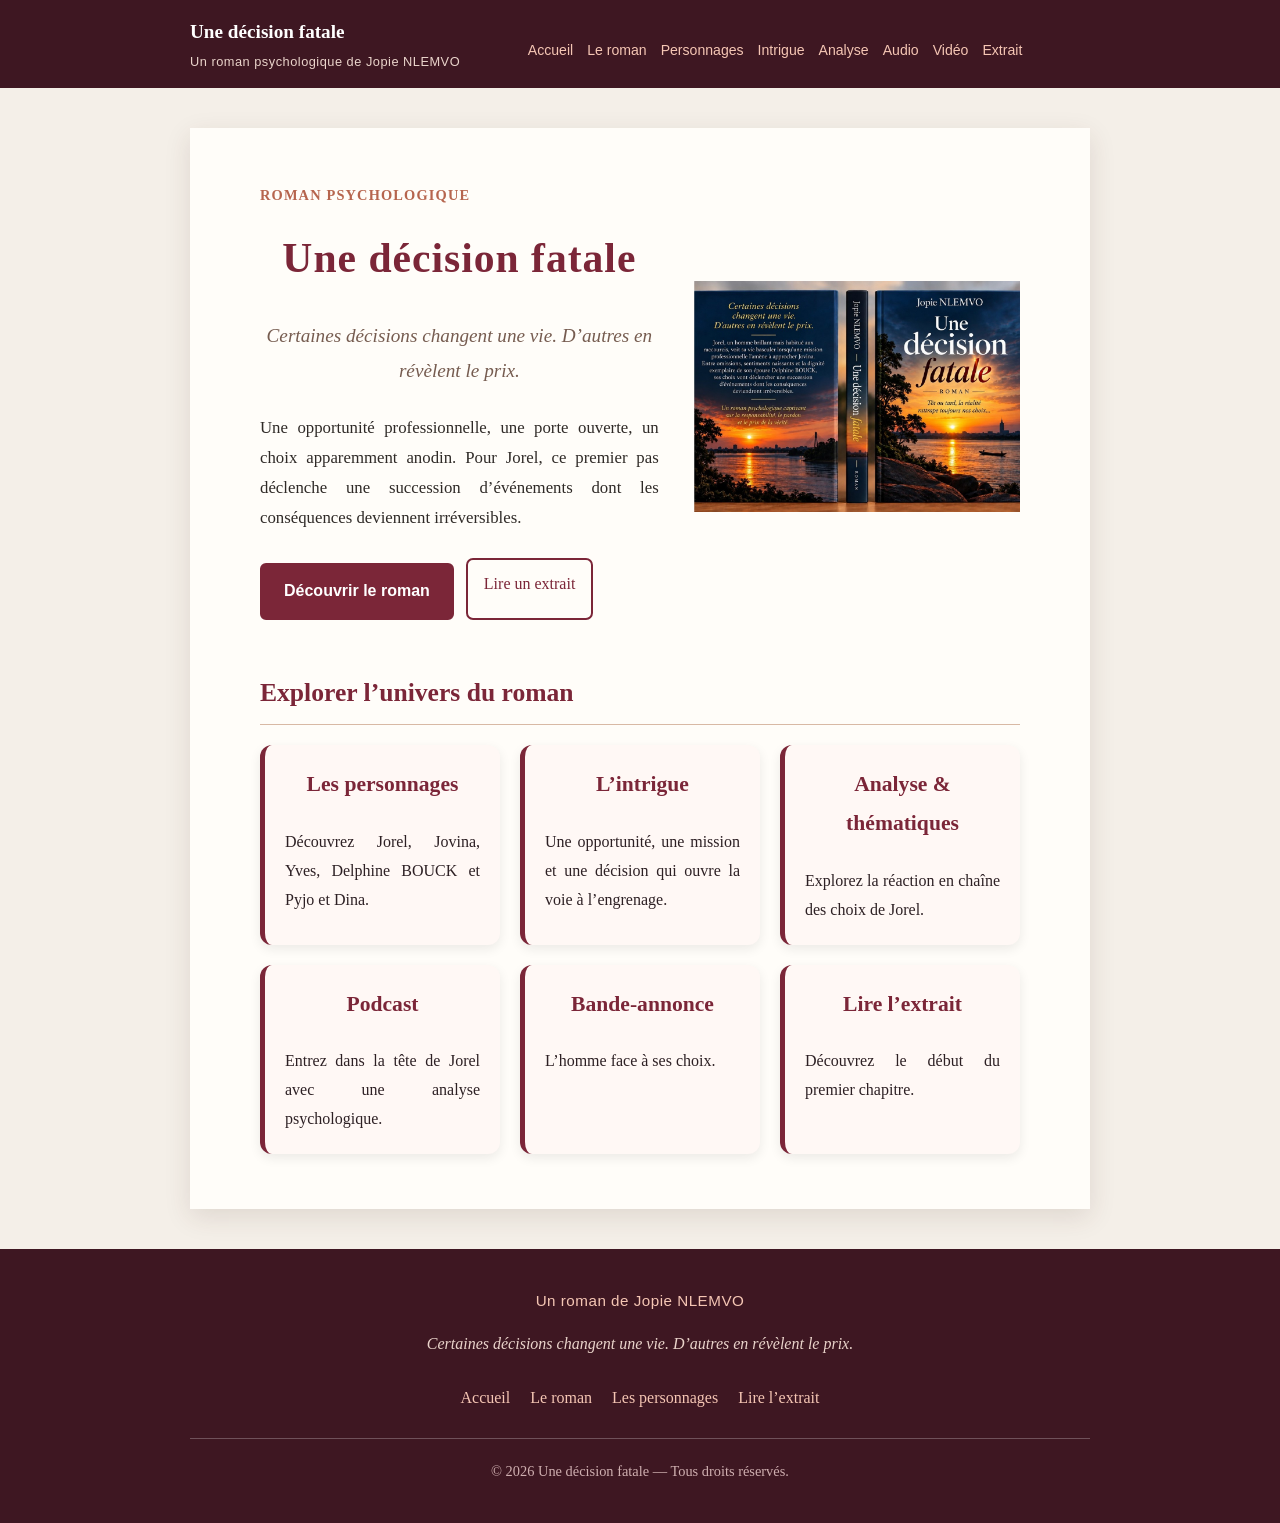
<file: index.html>
<!DOCTYPE html>
<html lang="fr">
<head>
  <meta charset="UTF-8">
  <meta name="viewport" content="width=device-width, initial-scale=1.0">

  <title>Une décision fatale — Jopie NLEMVO</title>

  <meta
    name="description"
    content="Site officiel du roman Une décision fatale de Jopie NLEMVO."
  >

  <link rel="stylesheet" href="style.css">
</head>

<body id="top">

  <header class="entete">
  <div class="entete-contenu">

    <div class="identite-auteur">
      <a class="logo" href="index.html">Une décision fatale</a>

      <p class="auteur-haut">
        Un roman psychologique de Jopie NLEMVO
      </p>
    </div>

    <nav class="navigation" aria-label="Navigation principale">
      <a href="index.html">Accueil</a>
      <a href="roman.html">Le roman</a>
      <a href="personnages.html">Personnages</a>
      <a href="intrigue.html">Intrigue</a>
      <a href="analyse.html">Analyse</a>
      <a href="audio.html">Audio</a>
      <a href="video.html">Vidéo</a>
      <a href="extrait.html">Extrait</a>
    </nav>

  </div>
</header>

  <main>

    <section class="hero accueil" aria-labelledby="titre-roman">

      <div class="hero-texte">
        <p class="sur-titre">Roman psychologique</p>

        <h1 id="titre-roman">Une décision fatale</h1>

        <p class="introduction">
          Certaines décisions changent une vie.
          D’autres en révèlent le prix.
        </p>

        <p class="resume-court">
          Une opportunité professionnelle, une porte ouverte, un choix
          apparemment anodin. Pour Jorel, ce premier pas déclenche une
          succession d’événements dont les conséquences deviennent
          irréversibles.
        </p>

        <div class="actions-accueil">
          <a class="bouton-principal" href="roman.html">
            Découvrir le roman
          </a>

          <a class="bouton-secondaire" href="extrait.html">
            Lire un extrait
          </a>
        </div>
      </div>

      <div class="hero-visuel">
        <img
          class="couverture-roman"
          src="couverture-roman.jpg"
          alt="Couverture complète du roman Une décision fatale"
        >
      </div>

    </section>

    <section class="parcours">
      <h2>Explorer l’univers du roman</h2>

      <div class="cartes-navigation">

        <a class="carte-navigation" href="personnages.html">
          <h3>Les personnages</h3>

          <p>
            Découvrez Jorel, Jovina, Yves, Delphine BOUCK et Pyjo et Dina.
          </p>
        </a>

        <a class="carte-navigation" href="intrigue.html">
          <h3>L’intrigue</h3>

          <p>
            Une opportunité, une mission et une décision qui ouvre la voie à l’engrenage.
          </p>
        </a>

        <a class="carte-navigation" href="analyse.html">
          <h3>Analyse &amp; thématiques</h3>

          <p>
            Explorez la réaction en chaîne des choix de Jorel.
          </p>
        </a>

        <a class="carte-navigation" href="audio.html">
          <h3>Podcast</h3>

          <p>
            Entrez dans la tête de Jorel avec une analyse psychologique.
          </p>
        </a>

        <a class="carte-navigation" href="video.html">
          <h3>Bande-annonce</h3>

          <p>
            L’homme face à ses choix.
          </p>
        </a>

        <a class="carte-navigation" href="extrait.html">
          <h3>Lire l’extrait</h3>

          <p>
            Découvrez le début du premier chapitre.
          </p>
        </a>

      </div>
    </section>

  </main>

  <footer class="footer">
    <div class="footer-contenu">

      <p class="footer-auteur">
        Un roman de Jopie NLEMVO
      </p>

      <p class="footer-phrase">
        Certaines décisions changent une vie. D’autres en révèlent le prix.
      </p>

      <nav class="footer-navigation" aria-label="Navigation du pied de page">
        <a href="index.html">Accueil</a>
        <a href="roman.html">Le roman</a>
        <a href="personnages.html">Les personnages</a>
        <a href="extrait.html">Lire l’extrait</a>
      </nav>

      <p class="footer-droits">
        © 2026 Une décision fatale — Tous droits réservés.
      </p>

    </div>
    </footer>

  <!-- Statistiques de fréquentation GoatCounter -->
  <script
    data-goatcounter="https://une-decision-fatale.goatcounter.com/count"
    async
    src="https://gc.zgo.at/count.js">
  </script>

</body>
</html>
</file>
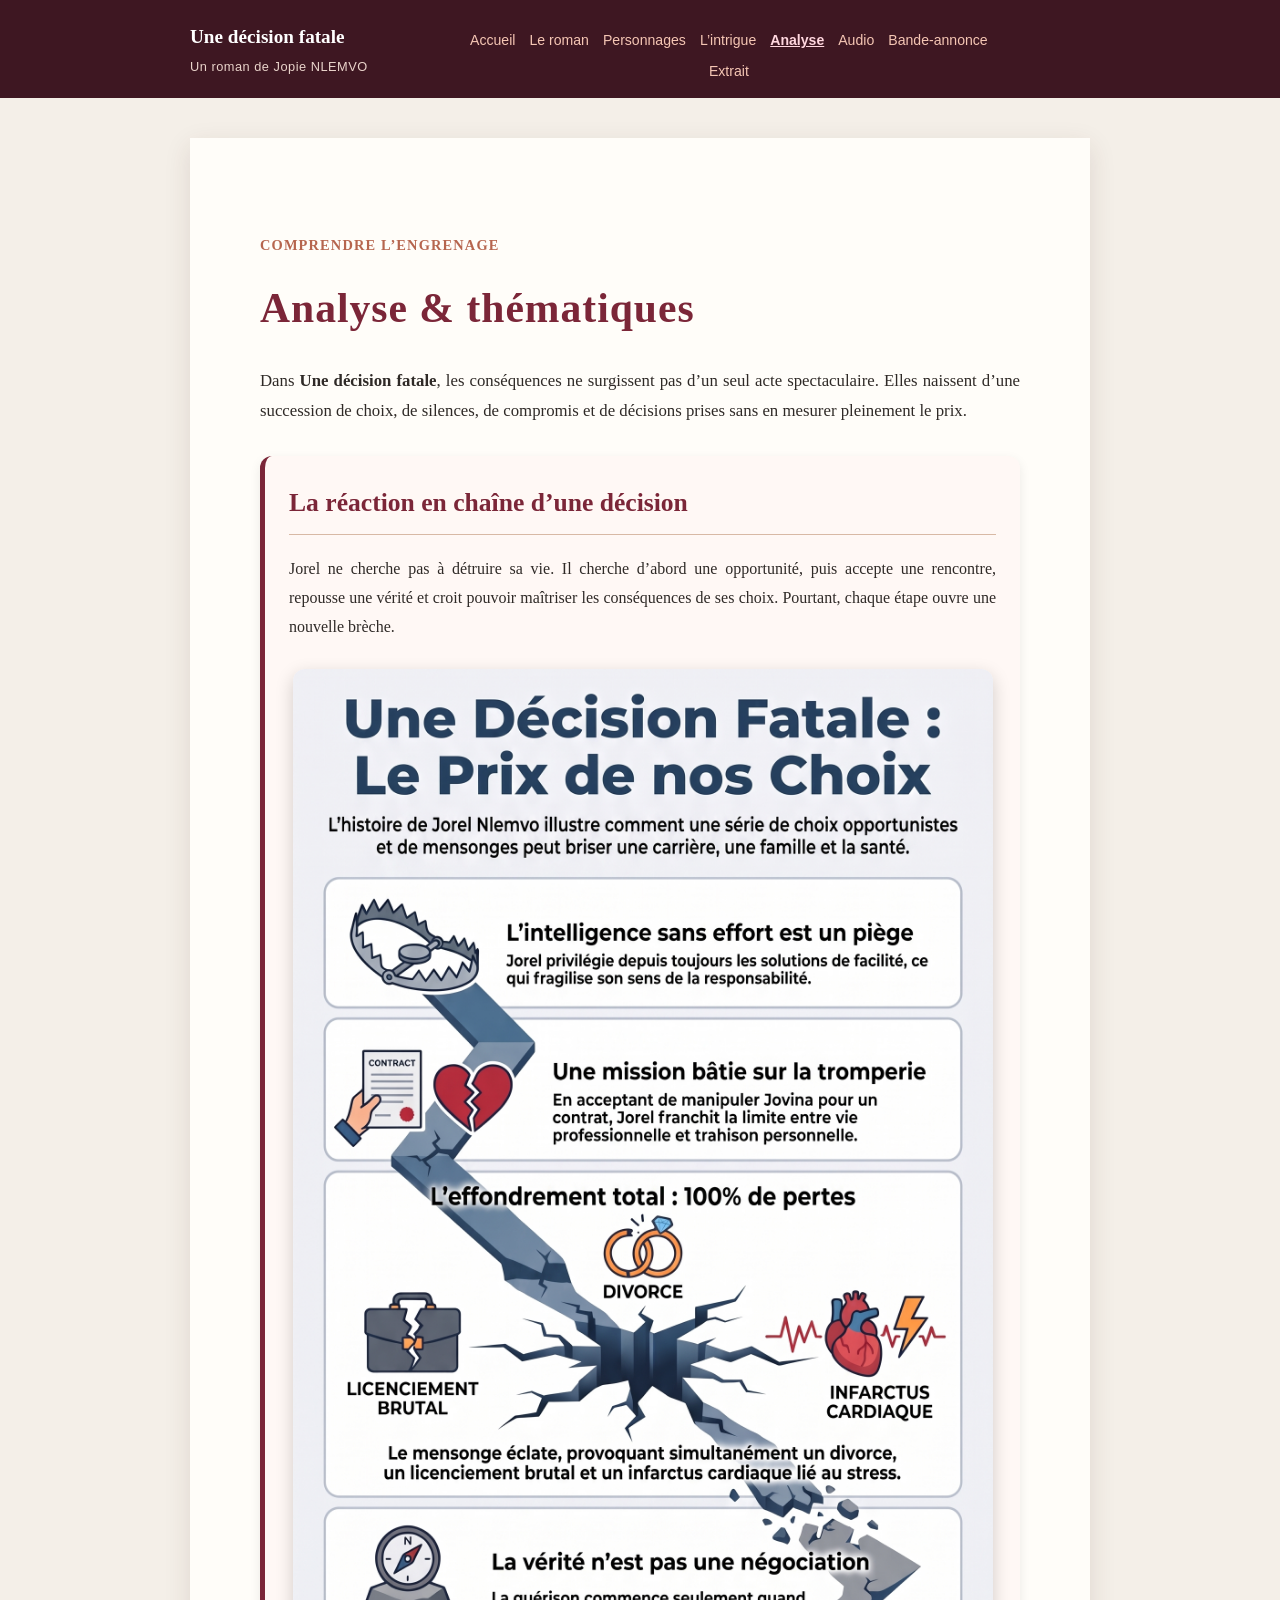
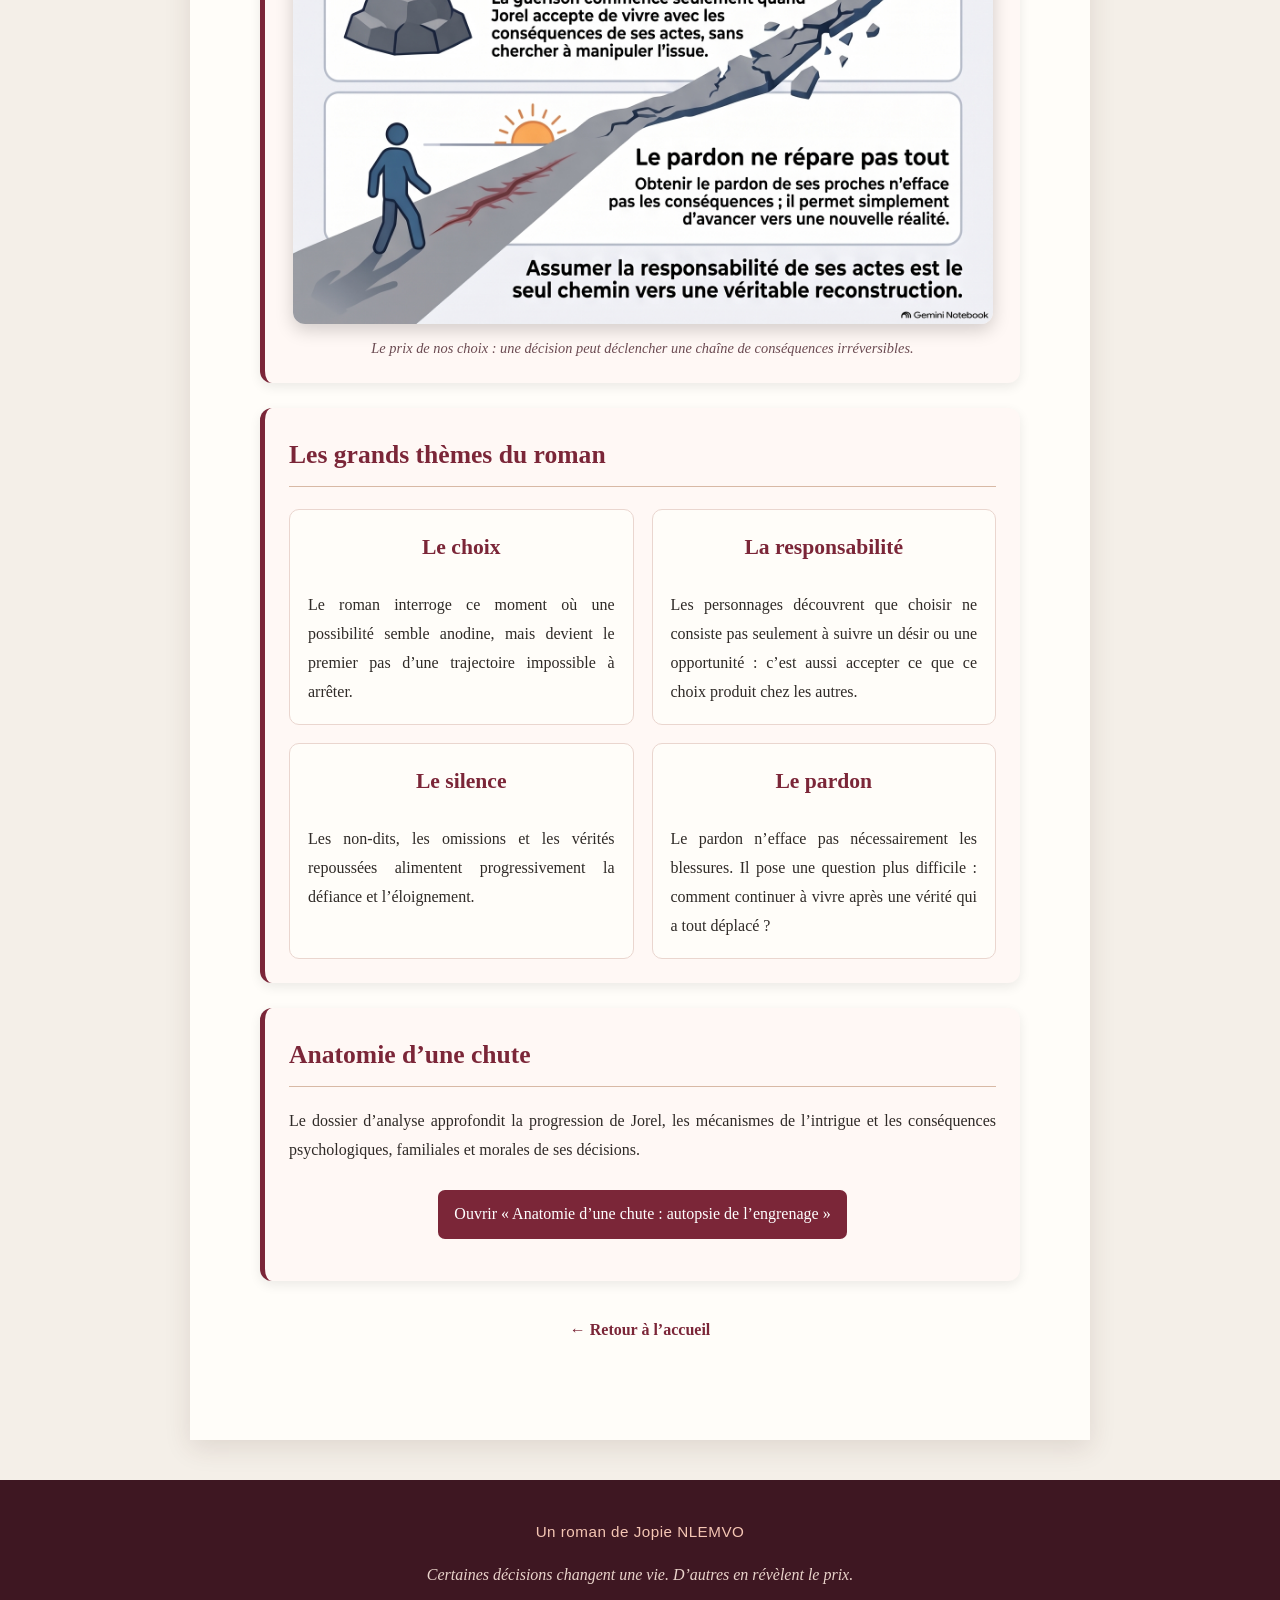
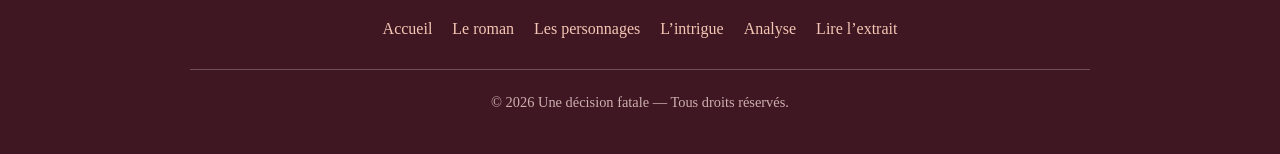
<file: analyse.html>
<!DOCTYPE html>
<html lang="fr">
<head>
  <meta charset="UTF-8">
  <meta name="viewport" content="width=device-width, initial-scale=1.0">

  <title>Analyse & thématiques — Une décision fatale</title>

  <meta
    name="description"
    content="Analyse des thèmes du roman Une décision fatale : choix, responsabilité, conséquences et engrenage dramatique."
  >

  <link rel="stylesheet" href="style.css">
</head>

<body id="top">

  <header class="entete">
    <div class="entete-contenu">

      <div class="identite-auteur">
        <a class="logo" href="index.html">Une décision fatale</a>

        <p class="auteur-haut">
          Un roman de Jopie NLEMVO
        </p>
      </div>

      <nav class="navigation" aria-label="Navigation principale">
        <a href="index.html">Accueil</a>
        <a href="roman.html">Le roman</a>
        <a href="personnages.html">Personnages</a>
        <a href="intrigue.html">L’intrigue</a>
        <a href="analyse.html" aria-current="page">Analyse</a>
        <a href="audio.html">Audio</a>
        <a href="video.html">Bande-annonce</a>
        <a href="extrait.html">Extrait</a>
      </nav>

    </div>
  </header>

  <main>

    <section class="page-contenu page-analyse">
      <p class="sur-titre">Comprendre l’engrenage</p>

      <h1>Analyse &amp; thématiques</h1>

      <p class="introduction-page">
        Dans <strong>Une décision fatale</strong>, les conséquences ne
        surgissent pas d’un seul acte spectaculaire. Elles naissent d’une
        succession de choix, de silences, de compromis et de décisions
        prises sans en mesurer pleinement le prix.
      </p>

      <article class="bloc-analyse">
        <h2>La réaction en chaîne d’une décision</h2>

        <p>
          Jorel ne cherche pas à détruire sa vie. Il cherche d’abord une
          opportunité, puis accepte une rencontre, repousse une vérité et
          croit pouvoir maîtriser les conséquences de ses choix. Pourtant,
          chaque étape ouvre une nouvelle brèche.
        </p>

        <figure class="figure-infographie">
          <img
            src="infographie-prix-choix.png"
            alt="Infographie montrant la réaction en chaîne déclenchée par les choix de Jorel : opportunité, mensonges, divorce, pertes et conséquences"
            loading="lazy"
          >

          <figcaption>
            Le prix de nos choix : une décision peut déclencher une chaîne de conséquences irréversibles.
          </figcaption>
        </figure>
      </article>

      <article class="bloc-analyse">
        <h2>Les grands thèmes du roman</h2>

        <div class="themes">

          <div class="theme">
            <h3>Le choix</h3>

            <p>
              Le roman interroge ce moment où une possibilité semble anodine,
              mais devient le premier pas d’une trajectoire impossible à
              arrêter.
            </p>
          </div>

          <div class="theme">
            <h3>La responsabilité</h3>

            <p>
              Les personnages découvrent que choisir ne consiste pas seulement
              à suivre un désir ou une opportunité : c’est aussi accepter ce
              que ce choix produit chez les autres.
            </p>
          </div>

          <div class="theme">
            <h3>Le silence</h3>

            <p>
              Les non-dits, les omissions et les vérités repoussées alimentent
              progressivement la défiance et l’éloignement.
            </p>
          </div>

          <div class="theme">
            <h3>Le pardon</h3>

            <p>
              Le pardon n’efface pas nécessairement les blessures. Il pose une
              question plus difficile : comment continuer à vivre après une
              vérité qui a tout déplacé ?
            </p>
          </div>

        </div>
      </article>

      <article class="bloc-analyse">
        <h2>Anatomie d’une chute</h2>

        <p>
          Le dossier d’analyse approfondit la progression de Jorel, les
          mécanismes de l’intrigue et les conséquences psychologiques,
          familiales et morales de ses décisions.
        </p>

        <p class="lien-document">
          <a
            href="anatomie-chute-jorel.pdf"
            target="_blank"
            rel="noopener"
          >
            Ouvrir « Anatomie d’une chute : autopsie de l’engrenage »
          </a>
        </p>
      </article>

      <p class="retour-accueil">
        <a href="index.html">← Retour à l’accueil</a>
      </p>

    </section>

  </main>

  <footer class="footer">
    <div class="footer-contenu">

      <p class="footer-auteur">
        Un roman de Jopie NLEMVO
      </p>

      <p class="footer-phrase">
        Certaines décisions changent une vie. D’autres en révèlent le prix.
      </p>

      <nav class="footer-navigation" aria-label="Navigation du pied de page">
        <a href="index.html">Accueil</a>
        <a href="roman.html">Le roman</a>
        <a href="personnages.html">Les personnages</a>
        <a href="intrigue.html">L’intrigue</a>
        <a href="analyse.html">Analyse</a>
        <a href="extrait.html">Lire l’extrait</a>
      </nav>

      <p class="footer-droits">
        © 2026 Une décision fatale — Tous droits réservés.
      </p>

    </div>
  </footer>

</body>
</html>
</file>
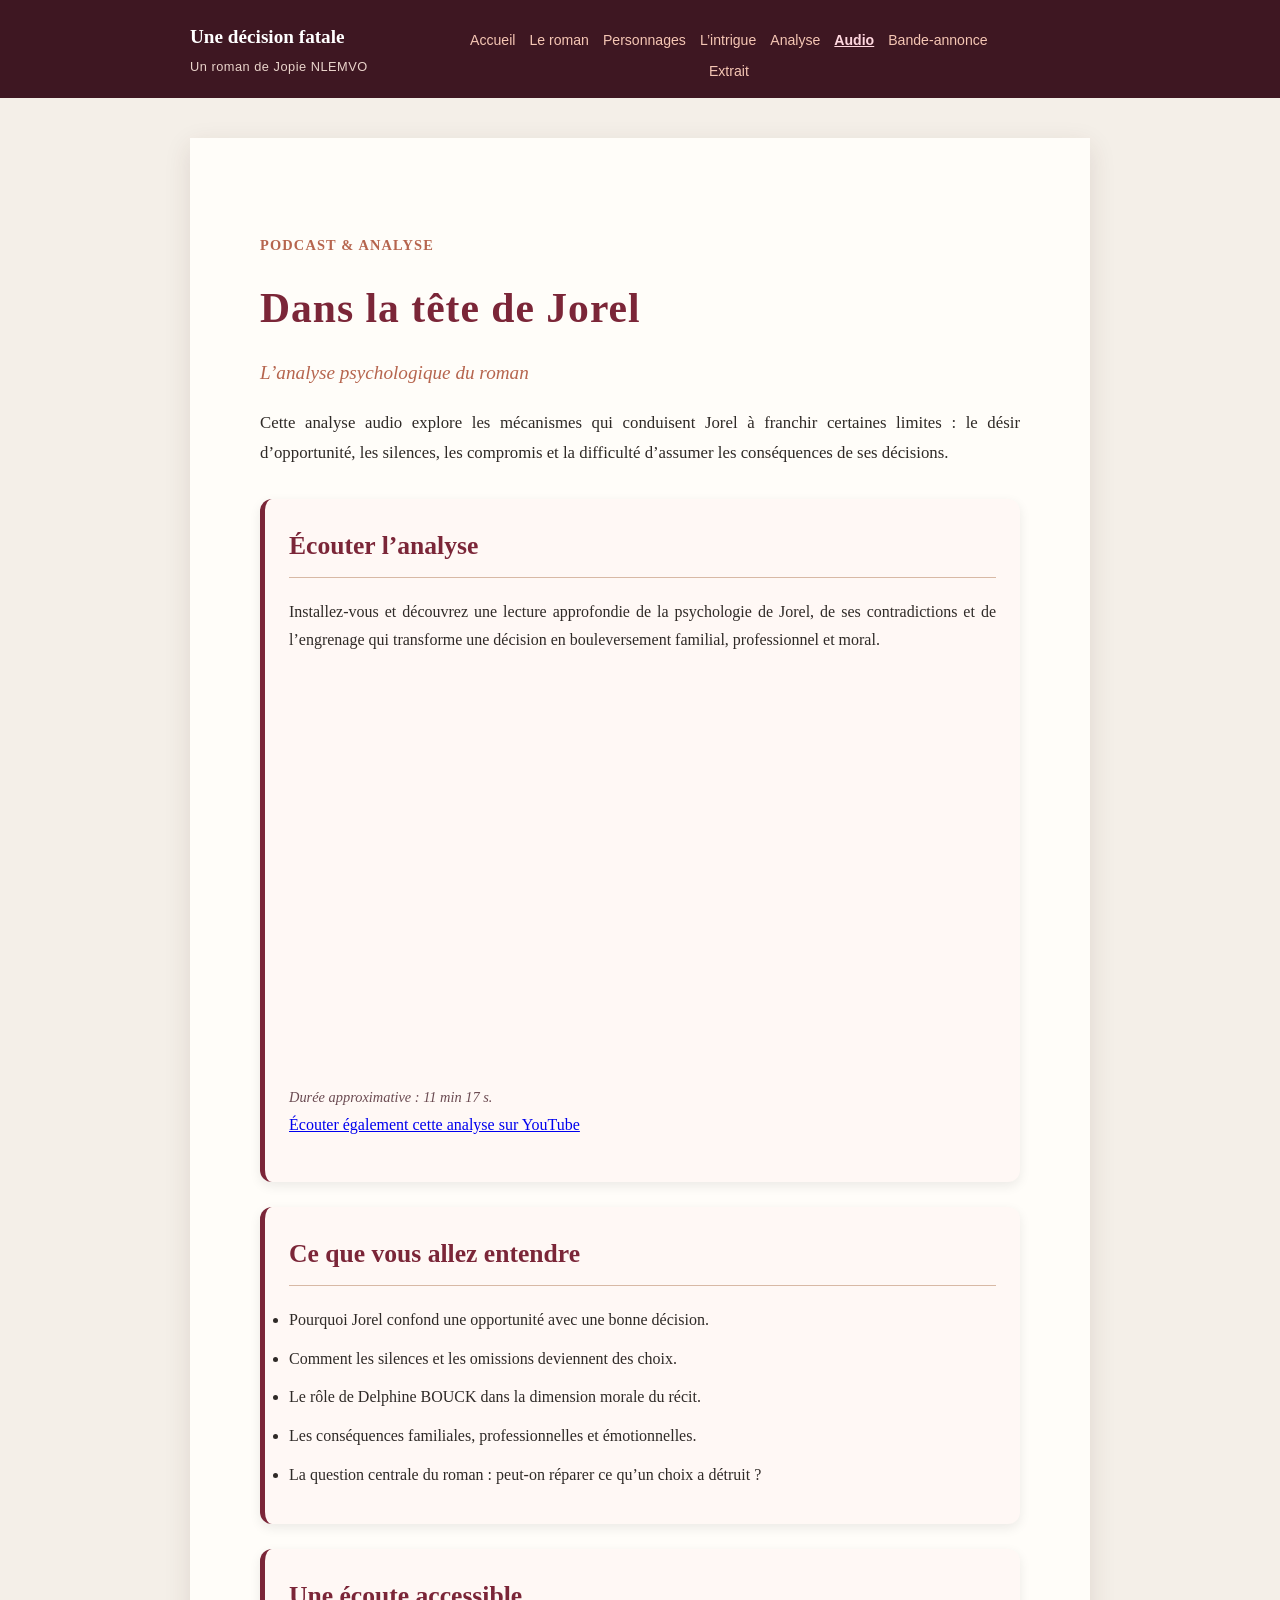
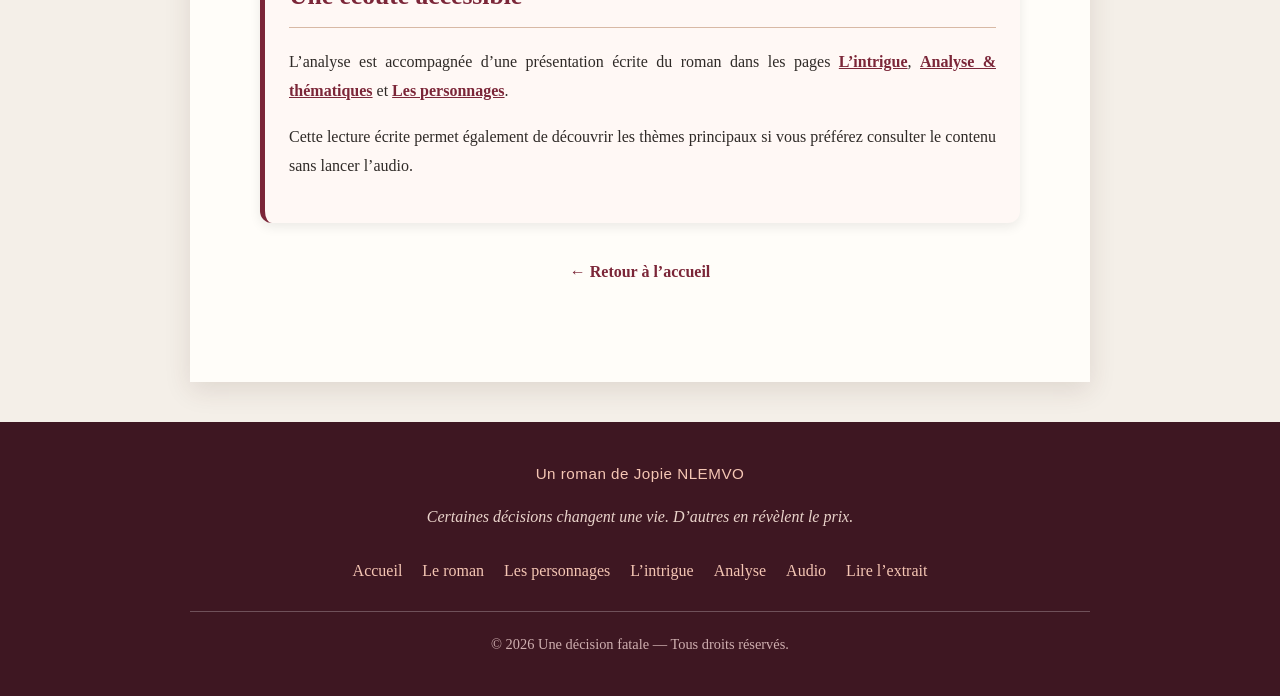
<file: audio.html>
<!DOCTYPE html>
<html lang="fr">
<head>
  <meta charset="UTF-8">
  <meta name="viewport" content="width=device-width, initial-scale=1.0">

  <title>Dans la tête de Jorel — Une décision fatale</title>

  <meta
    name="description"
    content="Écoutez Dans la tête de Jorel, une analyse psychologique du roman Une décision fatale de Jopie NLEMVO."
  >

  <link rel="stylesheet" href="style.css">
</head>

<body id="top">

  <header class="entete">
    <div class="entete-contenu">

      <div class="identite-auteur">
        <a class="logo" href="index.html">Une décision fatale</a>

        <p class="auteur-haut">
          Un roman de Jopie NLEMVO
        </p>
      </div>

      <nav class="navigation" aria-label="Navigation principale">
        <a href="index.html">Accueil</a>
        <a href="roman.html">Le roman</a>
        <a href="personnages.html">Personnages</a>
        <a href="intrigue.html">L’intrigue</a>
        <a href="analyse.html">Analyse</a>
        <a href="audio.html" aria-current="page">Audio</a>
        <a href="video.html">Bande-annonce</a>
        <a href="extrait.html">Extrait</a>
      </nav>

    </div>
  </header>

  <main>

    <section class="page-contenu page-audio">
      <p class="sur-titre">Podcast &amp; analyse</p>

      <h1>Dans la tête de Jorel</h1>

      <p class="sous-titre-audio">
        L’analyse psychologique du roman
      </p>

      <p class="introduction-page">
        Cette analyse audio explore les mécanismes qui conduisent Jorel à
        franchir certaines limites : le désir d’opportunité, les silences,
        les compromis et la difficulté d’assumer les conséquences de ses
        décisions.
      </p>

      <article class="bloc-audio">
        <h2>Écouter l’analyse</h2>

        <p>
          Installez-vous et découvrez une lecture approfondie de la psychologie
          de Jorel, de ses contradictions et de l’engrenage qui transforme une
          décision en bouleversement familial, professionnel et moral.
        </p>

                <!-- Analyse audio accompagnée de la couverture -->
        <div style="position: relative; width: 100%; aspect-ratio: 16 / 9; margin-top: 20px;">
          <iframe
            src="https://www.youtube.com/embed/rbnjfJa8WFc"
            title="Une décision fatale — Dans la tête de Jorel"
            loading="lazy"
            style="position: absolute; inset: 0; width: 100%; height: 100%; border: 0; border-radius: 12px;"
            allow="accelerometer; autoplay; clipboard-write; encrypted-media; gyroscope; picture-in-picture; web-share"
            allowfullscreen>
          </iframe>
        </div>

        <p class="duree-audio">
          Durée approximative : 11 min 17 s.
        </p>

        <p>
          <a
            href="https://www.youtube.com/watch?v=rbnjfJa8WFc"
            target="_blank"
            rel="noopener noreferrer">
            Écouter également cette analyse sur YouTube
          </a>
        </p>
      </article>

      <article class="bloc-audio points-ecoute">
        <h2>Ce que vous allez entendre</h2>

        <ul>
          <li>Pourquoi Jorel confond une opportunité avec une bonne décision.</li>
          <li>Comment les silences et les omissions deviennent des choix.</li>
          <li>Le rôle de Delphine BOUCK dans la dimension morale du récit.</li>
          <li>Les conséquences familiales, professionnelles et émotionnelles.</li>
          <li>La question centrale du roman : peut-on réparer ce qu’un choix a détruit ?</li>
        </ul>
      </article>

      <article class="bloc-audio transcription">
        <h2>Une écoute accessible</h2>

        <p>
          L’analyse est accompagnée d’une présentation écrite du roman dans
          les pages <a href="intrigue.html">L’intrigue</a>,
          <a href="analyse.html">Analyse &amp; thématiques</a> et
          <a href="personnages.html">Les personnages</a>.
        </p>

        <p>
          Cette lecture écrite permet également de découvrir les thèmes
          principaux si vous préférez consulter le contenu sans lancer l’audio.
        </p>
      </article>

      <p class="retour-accueil">
        <a href="index.html">← Retour à l’accueil</a>
      </p>

    </section>

  </main>

  <footer class="footer">
    <div class="footer-contenu">

      <p class="footer-auteur">
        Un roman de Jopie NLEMVO
      </p>

      <p class="footer-phrase">
        Certaines décisions changent une vie. D’autres en révèlent le prix.
      </p>

      <nav class="footer-navigation" aria-label="Navigation du pied de page">
        <a href="index.html">Accueil</a>
        <a href="roman.html">Le roman</a>
        <a href="personnages.html">Les personnages</a>
        <a href="intrigue.html">L’intrigue</a>
        <a href="analyse.html">Analyse</a>
        <a href="audio.html">Audio</a>
        <a href="extrait.html">Lire l’extrait</a>
      </nav>

      <p class="footer-droits">
        © 2026 Une décision fatale — Tous droits réservés.
      </p>

    </div>
  </footer>

</body>
</html>
</file>
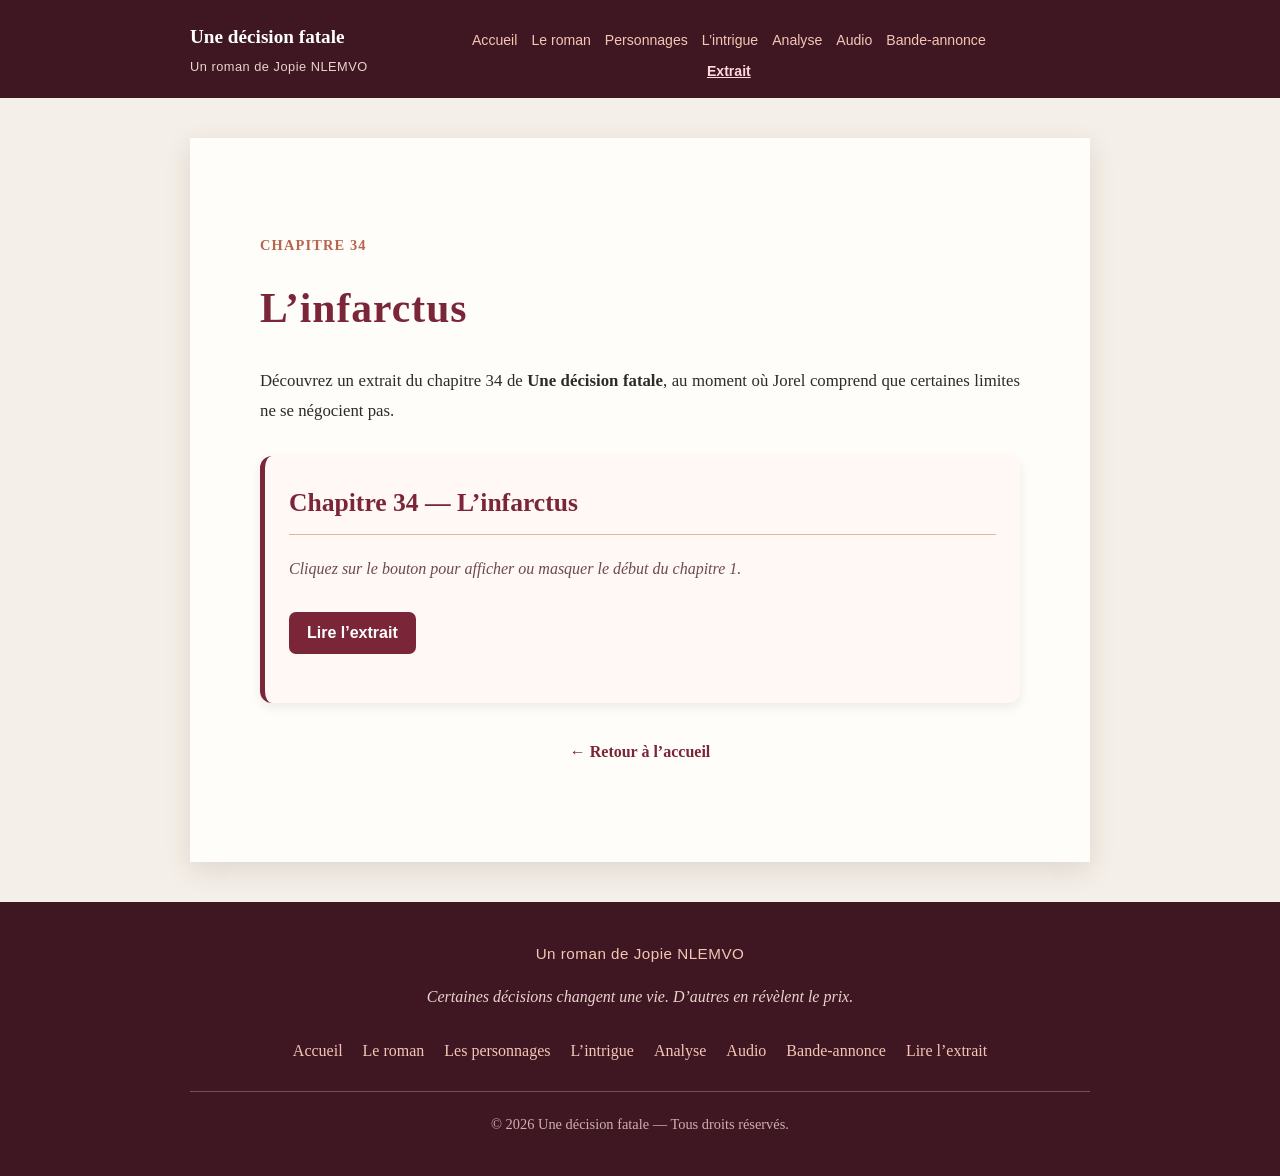
<file: extrait.html>
<!DOCTYPE html>
<html lang="fr">
<head>
  <meta charset="UTF-8">
  <meta name="viewport" content="width=device-width, initial-scale=1.0">

  <title>Lire l’extrait — Une décision fatale</title>

  <meta
    name="description"
    content="Lisez un extrait du premier chapitre du roman Une décision fatale de Jopie NLEMVO."
  >

  <link rel="stylesheet" href="style.css">
</head>

<body id="top">

  <header class="entete">
    <div class="entete-contenu">

      <div class="identite-auteur">
        <a class="logo" href="index.html">Une décision fatale</a>

        <p class="auteur-haut">
          Un roman de Jopie NLEMVO
        </p>
      </div>

      <nav class="navigation" aria-label="Navigation principale">
        <a href="index.html">Accueil</a>
        <a href="roman.html">Le roman</a>
        <a href="personnages.html">Personnages</a>
        <a href="intrigue.html">L’intrigue</a>
        <a href="analyse.html">Analyse</a>
        <a href="audio.html">Audio</a>
        <a href="video.html">Bande-annonce</a>
        <a href="extrait.html" aria-current="page">Extrait</a>
      </nav>

    </div>
  </header>

  <main>

    <section class="page-contenu page-extrait">
      <p class="sur-titre">Chapitre 34</p>

      <h1>L’infarctus</h1>

      <p class="introduction-page">
  Découvrez un extrait du chapitre 34 de
  <strong>Une décision fatale</strong>, au moment où Jorel comprend que
  certaines limites ne se négocient pas.
</p>

      <article class="bloc-extrait">

        <h2>Chapitre 34 — L’infarctus</h2>

        <p class="texte-extrait">
          Cliquez sur le bouton pour afficher ou masquer le début du chapitre 1.
        </p>

        <button
          id="bouton-extrait"
          type="button"
          aria-controls="contenu-extrait"
          aria-expanded="false"
        >
          Lire l’extrait
        </button>

        <div id="contenu-extrait" hidden>
  <h2>Chapitre 34 — L’infarctus</h2>

  <p>
    Lorsque Jorel ouvrit les yeux, il ne reconnut pas immédiatement
    l’endroit où il se trouvait.
  </p>

  <p>
    Une lumière blanche.<br>
    Un plafond.<br>
    Des voix.<br>
    Des appareils.
  </p>

  <p>Puis il sentit les électrodes sur sa poitrine.</p>

  <p>Il tourna légèrement la tête.</p>

  <p>Un professionnel de santé se trouvait près de lui.</p>

  <p>— Vous êtes à l’hôpital. Nous allons vous surveiller.</p>

  <p>Jorel voulut parler.</p>

  <p>Sa gorge était sèche.</p>

  <p>— Delphine…</p>

  <p>— Elle est là.</p>

  <p>Il ferma les yeux quelques secondes.</p>

  <p>Les événements de la matinée lui revinrent progressivement.</p>

  <p>
    La voiture.<br>
    La douleur.<br>
    L’ambulance.<br>
    Le visage de Delphine BOUCK.
  </p>

  <p>Il essaya de se redresser.</p>

  <p>— Ne bougez pas trop pour l’instant.</p>

  <p>Jorel s’immobilisa.</p>

  <p>
    Il détestait cette sensation.<br>
    Ne pas comprendre.<br>
    Ne pas décider.<br>
    Ne pas savoir ce que les autres faisaient autour de lui.
  </p>

  <p>Un médecin entra quelques minutes plus tard.</p>

  <p>
    Il se présenta, puis vérifia les premiers éléments du dossier.
  </p>

  <p>— Monsieur Jorel, nous avons réalisé plusieurs examens.</p>

  <p>Jorel le regarda.</p>

  <p>— Qu’est-ce que j’ai&nbsp;?</p>

  <p>Le médecin prit le temps de répondre.</p>

  <p>
    — Les examens sont compatibles avec un infarctus du myocarde.
  </p>

  <p>Jorel resta silencieux.</p>

  <p>Le mot lui parut irréel.</p>

  <p>— Un infarctus&nbsp;?</p>

  <p>— Oui.</p>

  <p>Il regarda le plafond.</p>

  <p>
    Quelques secondes plus tôt, il pensait encore à son divorce.<br>
    À Jovina.<br>
    À son travail.<br>
    À la suite de sa vie.
  </p>

  <p>
    Maintenant, tout semblait avoir été réduit à une seule question.
  </p>

  <p>Est-ce qu’il allait s’en sortir&nbsp;?</p>

  <p>— Est-ce que je vais mourir&nbsp;?</p>

  <p>
    Le médecin ne chercha pas à lui donner une fausse certitude.
  </p>

  <p>
    — Nous allons vous prendre en charge et poursuivre les examens.
    Pour l’instant, vous êtes au bon endroit.
  </p>

  <p>Jorel ferma les yeux.</p>

  <p>
    Il pensa aux enfants.<br>
    Pyjo.<br>
    Dina.
  </p>

  <p>
    Il pensa à leur manière de courir dans la maison.<br>
    À leurs questions.<br>
    À leurs petites disputes.<br>
    À leurs habitudes.
  </p>

  <p>Il sentit les larmes lui monter aux yeux.</p>

  <p>La porte s’ouvrit.</p>

  <p>Delphine BOUCK entra.</p>

  <p>Elle avait gardé les mêmes vêtements.</p>

  <p>Jorel la regarda.</p>

  <p>
    Elle s’approcha du lit, mais ne vint pas immédiatement près de lui.
  </p>

  <p>— Les enfants sont avec ma sœur.</p>

  <p>Jorel acquiesça.</p>

  <p>— Ils savent&nbsp;?</p>

  <p>
    — Ils savent que tu es à l’hôpital. Je leur ai dit que les médecins
    s’occupaient de toi.
  </p>

  <p>Il regarda ses mains.</p>

  <p>— Je suis désolé.</p>

  <p>Delphine BOUCK ne répondit pas tout de suite.</p>

  <p>— Tu n’as pas besoin de régler tout le reste maintenant.</p>

  <p>Jorel la regarda.</p>

  <p>— Je ne peux rien régler.</p>

  <p>Elle s’assit à quelques mètres du lit.</p>

  <p>— Justement.</p>

  <p>Le médecin revint expliquer les prochaines étapes.</p>

  <p>
    Surveillance.<br>
    Examens complémentaires.<br>
    Traitement.<br>
    Évaluation de l’état des artères.<br>
    Repos.
  </p>

  <p>Jorel écoutait.</p>

  <p>
    Chaque mot lui rappelait une chose qu’il avait toujours eu du mal à
    accepter : cette fois, il ne pouvait pas décider seul de la suite.
  </p>

  <p>— Quand est-ce que je pourrai sortir&nbsp;?</p>

  <p>Le médecin le regarda.</p>

  <p>— Nous ne pouvons pas encore vous le dire.</p>

  <p>Jorel resta silencieux.</p>

  <p>
    Il aurait voulu demander une date.<br>
    Une durée.<br>
    Un plan.
  </p>

  <p>
    Mais il savait désormais que le plan appartenait aux médecins.
  </p>

  <p>Son téléphone était posé sur une petite table.</p>

  <p>Il pensa à Jovina.</p>

  <p>Il pourrait lui envoyer un message.</p>

  <p>« Je suis à l’hôpital. »</p>

  <p>Il prit le téléphone.</p>

  <p>Écrivit.</p>

  <p>Puis s’arrêta.</p>

  <p>Il relut la phrase.</p>

  <p>
    Elle pouvait être sincère.<br>
    Mais elle pouvait aussi être une manière de lui demander de revenir.
  </p>

  <p>Il effaça le message.</p>

  <p>Il posa le téléphone.</p>

  <p>Delphine BOUCK avait vu son geste.</p>

  <p>Elle ne demanda rien.</p>

  <p>
    Plus tard, lorsque la chambre fut plus calme, Jorel murmura :
  </p>

  <p>— Merci d’être restée.</p>

  <p>Delphine BOUCK le regarda.</p>

  <p>— Dors.</p>

  <p>Il ferma les yeux.</p>

  <p>
    Pour la première fois depuis longtemps, il n’avait rien à organiser.<br>
    Rien à négocier.<br>
    Rien à séduire.
  </p>

  <p>
    Il devait simplement rester là.<br>
    Et laisser les autres faire ce qu’il n’avait pas appris à faire seul.
  </p>

  <p>
    Le lendemain, les examens confirmeraient le diagnostic.
  </p>

  <p>
    Mais cette nuit-là, Jorel comprit déjà que son ancienne manière de vivre
    venait de rencontrer une limite qu’aucune volonté ne pourrait déplacer.
  </p>
</div>

      </article>

      <p class="retour-accueil">
        <a href="index.html">← Retour à l’accueil</a>
      </p>

    </section>

  </main>

  <footer class="footer">
    <div class="footer-contenu">

      <p class="footer-auteur">
        Un roman de Jopie NLEMVO
      </p>

      <p class="footer-phrase">
        Certaines décisions changent une vie. D’autres en révèlent le prix.
      </p>

      <nav class="footer-navigation" aria-label="Navigation du pied de page">
        <a href="index.html">Accueil</a>
        <a href="roman.html">Le roman</a>
        <a href="personnages.html">Les personnages</a>
        <a href="intrigue.html">L’intrigue</a>
        <a href="analyse.html">Analyse</a>
        <a href="audio.html">Audio</a>
        <a href="video.html">Bande-annonce</a>
        <a href="extrait.html">Lire l’extrait</a>
      </nav>

      <p class="footer-droits">
        © 2026 Une décision fatale — Tous droits réservés.
      </p>

    </div>
  </footer>

  <script src="script.js"></script>
</body>
</html>
</file>
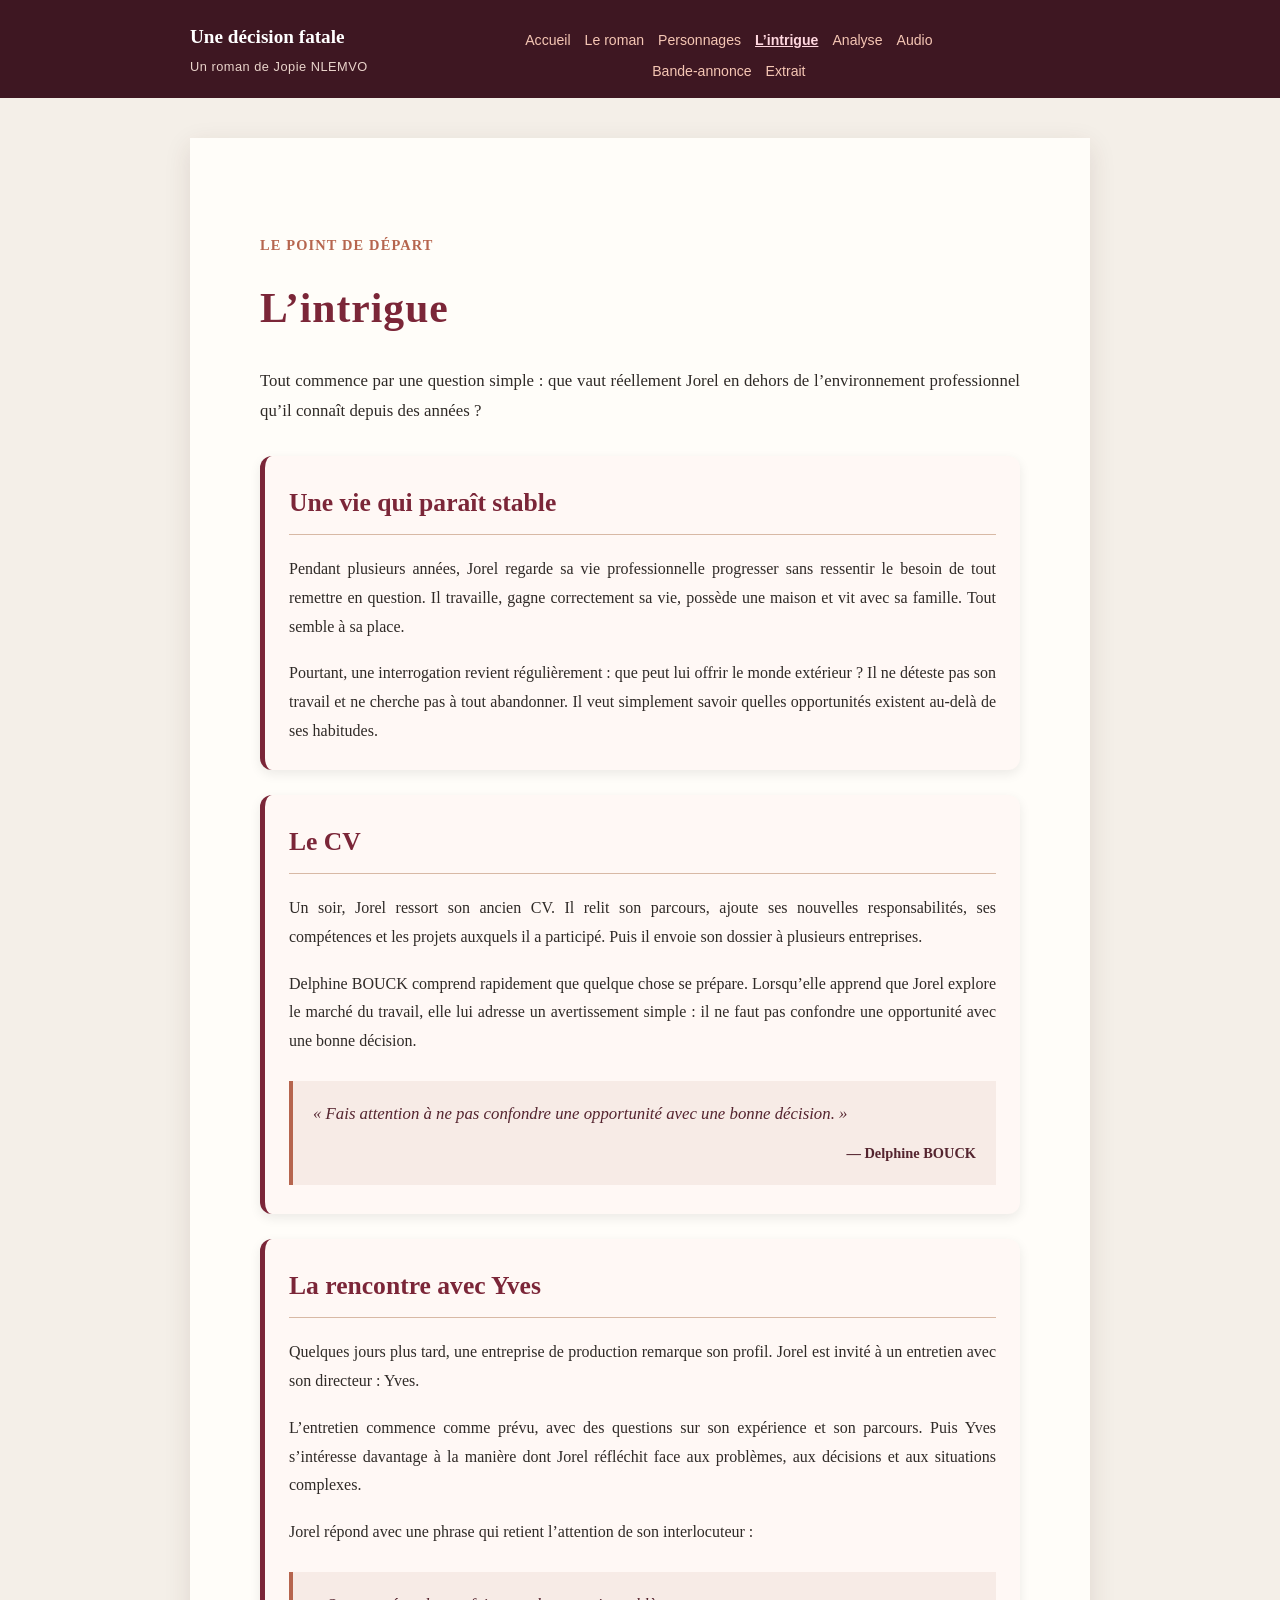
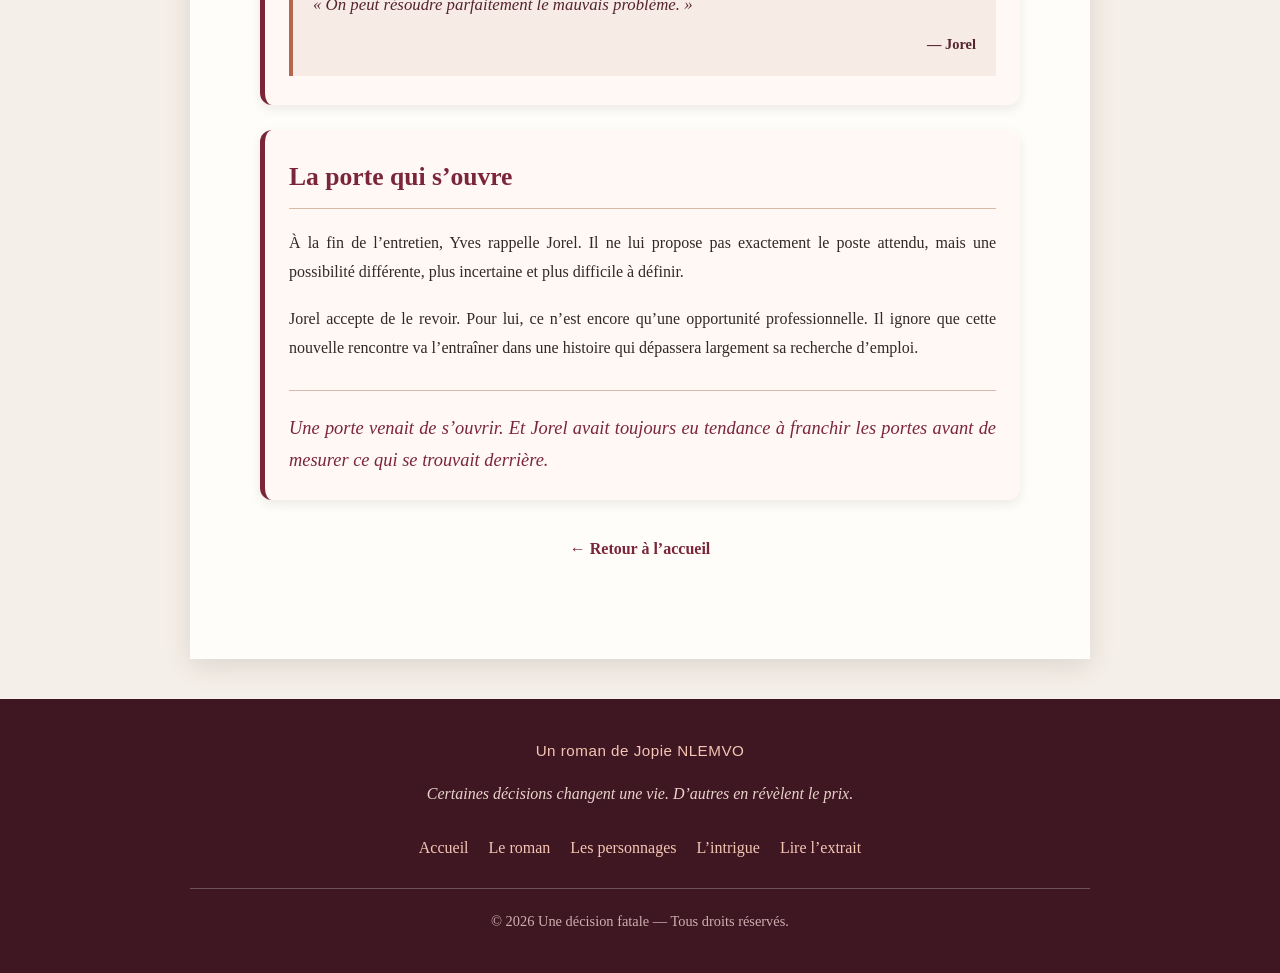
<file: intrigue.html>
<!DOCTYPE html>
<html lang="fr">
<head>
  <meta charset="UTF-8">
  <meta name="viewport" content="width=device-width, initial-scale=1.0">

  <title>L’intrigue — Une décision fatale</title>

  <meta
    name="description"
    content="Découvrez l'intrigue du roman Une décision fatale : le CV de Jorel, sa rencontre avec Yves et le début de l'engrenage."
  >

  <link rel="stylesheet" href="style.css">
</head>

<body id="top">

  <header class="entete">
    <div class="entete-contenu">

      <div class="identite-auteur">
        <a class="logo" href="index.html">Une décision fatale</a>

        <p class="auteur-haut">
          Un roman de Jopie NLEMVO
        </p>
      </div>

      <nav class="navigation" aria-label="Navigation principale">
        <a href="index.html">Accueil</a>
        <a href="roman.html">Le roman</a>
        <a href="personnages.html">Personnages</a>
        <a href="intrigue.html" aria-current="page">L’intrigue</a>
        <a href="analyse.html">Analyse</a>
        <a href="audio.html">Audio</a>
        <a href="video.html">Bande-annonce</a>
        <a href="extrait.html">Extrait</a>
      </nav>

    </div>
  </header>

  <main>

    <section class="page-contenu page-intrigue">
      <p class="sur-titre">Le point de départ</p>

      <h1>L’intrigue</h1>

      <p class="introduction-page">
        Tout commence par une question simple : que vaut réellement Jorel en
        dehors de l’environnement professionnel qu’il connaît depuis des
        années ?
      </p>

      <article class="bloc-intrigue">
        <h2>Une vie qui paraît stable</h2>

        <p>
          Pendant plusieurs années, Jorel regarde sa vie professionnelle
          progresser sans ressentir le besoin de tout remettre en question.
          Il travaille, gagne correctement sa vie, possède une maison et vit
          avec sa famille. Tout semble à sa place.
        </p>

        <p>
          Pourtant, une interrogation revient régulièrement : que peut lui
          offrir le monde extérieur ? Il ne déteste pas son travail et ne
          cherche pas à tout abandonner. Il veut simplement savoir quelles
          opportunités existent au-delà de ses habitudes.
        </p>
      </article>

      <article class="bloc-intrigue">
        <h2>Le CV</h2>

        <p>
          Un soir, Jorel ressort son ancien CV. Il relit son parcours, ajoute
          ses nouvelles responsabilités, ses compétences et les projets
          auxquels il a participé. Puis il envoie son dossier à plusieurs
          entreprises.
        </p>

        <p>
          Delphine BOUCK comprend rapidement que quelque chose se prépare.
          Lorsqu’elle apprend que Jorel explore le marché du travail, elle lui
          adresse un avertissement simple : il ne faut pas confondre une
          opportunité avec une bonne décision.
        </p>

        <blockquote>
          « Fais attention à ne pas confondre une opportunité avec une bonne décision. »
          <cite>— Delphine BOUCK</cite>
        </blockquote>
      </article>

      <article class="bloc-intrigue">
        <h2>La rencontre avec Yves</h2>

        <p>
          Quelques jours plus tard, une entreprise de production remarque son
          profil. Jorel est invité à un entretien avec son directeur : Yves.
        </p>

        <p>
          L’entretien commence comme prévu, avec des questions sur son
          expérience et son parcours. Puis Yves s’intéresse davantage à la
          manière dont Jorel réfléchit face aux problèmes, aux décisions et
          aux situations complexes.
        </p>

        <p>
          Jorel répond avec une phrase qui retient l’attention de son
          interlocuteur :
        </p>

        <blockquote>
          « On peut résoudre parfaitement le mauvais problème. »
          <cite>— Jorel</cite>
        </blockquote>
      </article>

      <article class="bloc-intrigue">
        <h2>La porte qui s’ouvre</h2>

        <p>
          À la fin de l’entretien, Yves rappelle Jorel. Il ne lui propose pas
          exactement le poste attendu, mais une possibilité différente, plus
          incertaine et plus difficile à définir.
        </p>

        <p>
          Jorel accepte de le revoir. Pour lui, ce n’est encore qu’une
          opportunité professionnelle. Il ignore que cette nouvelle rencontre
          va l’entraîner dans une histoire qui dépassera largement sa recherche
          d’emploi.
        </p>

        <p class="phrase-forte">
          Une porte venait de s’ouvrir. Et Jorel avait toujours eu tendance à
          franchir les portes avant de mesurer ce qui se trouvait derrière.
        </p>
      </article>

      <p class="retour-accueil">
        <a href="index.html">← Retour à l’accueil</a>
      </p>

    </section>

  </main>

  <footer class="footer">
    <div class="footer-contenu">

      <p class="footer-auteur">
        Un roman de Jopie NLEMVO
      </p>

      <p class="footer-phrase">
        Certaines décisions changent une vie. D’autres en révèlent le prix.
      </p>

      <nav class="footer-navigation" aria-label="Navigation du pied de page">
        <a href="index.html">Accueil</a>
        <a href="roman.html">Le roman</a>
        <a href="personnages.html">Les personnages</a>
        <a href="intrigue.html">L’intrigue</a>
        <a href="extrait.html">Lire l’extrait</a>
      </nav>

      <p class="footer-droits">
        © 2026 Une décision fatale — Tous droits réservés.
      </p>

    </div>
  </footer>

</body>
</html>
</file>
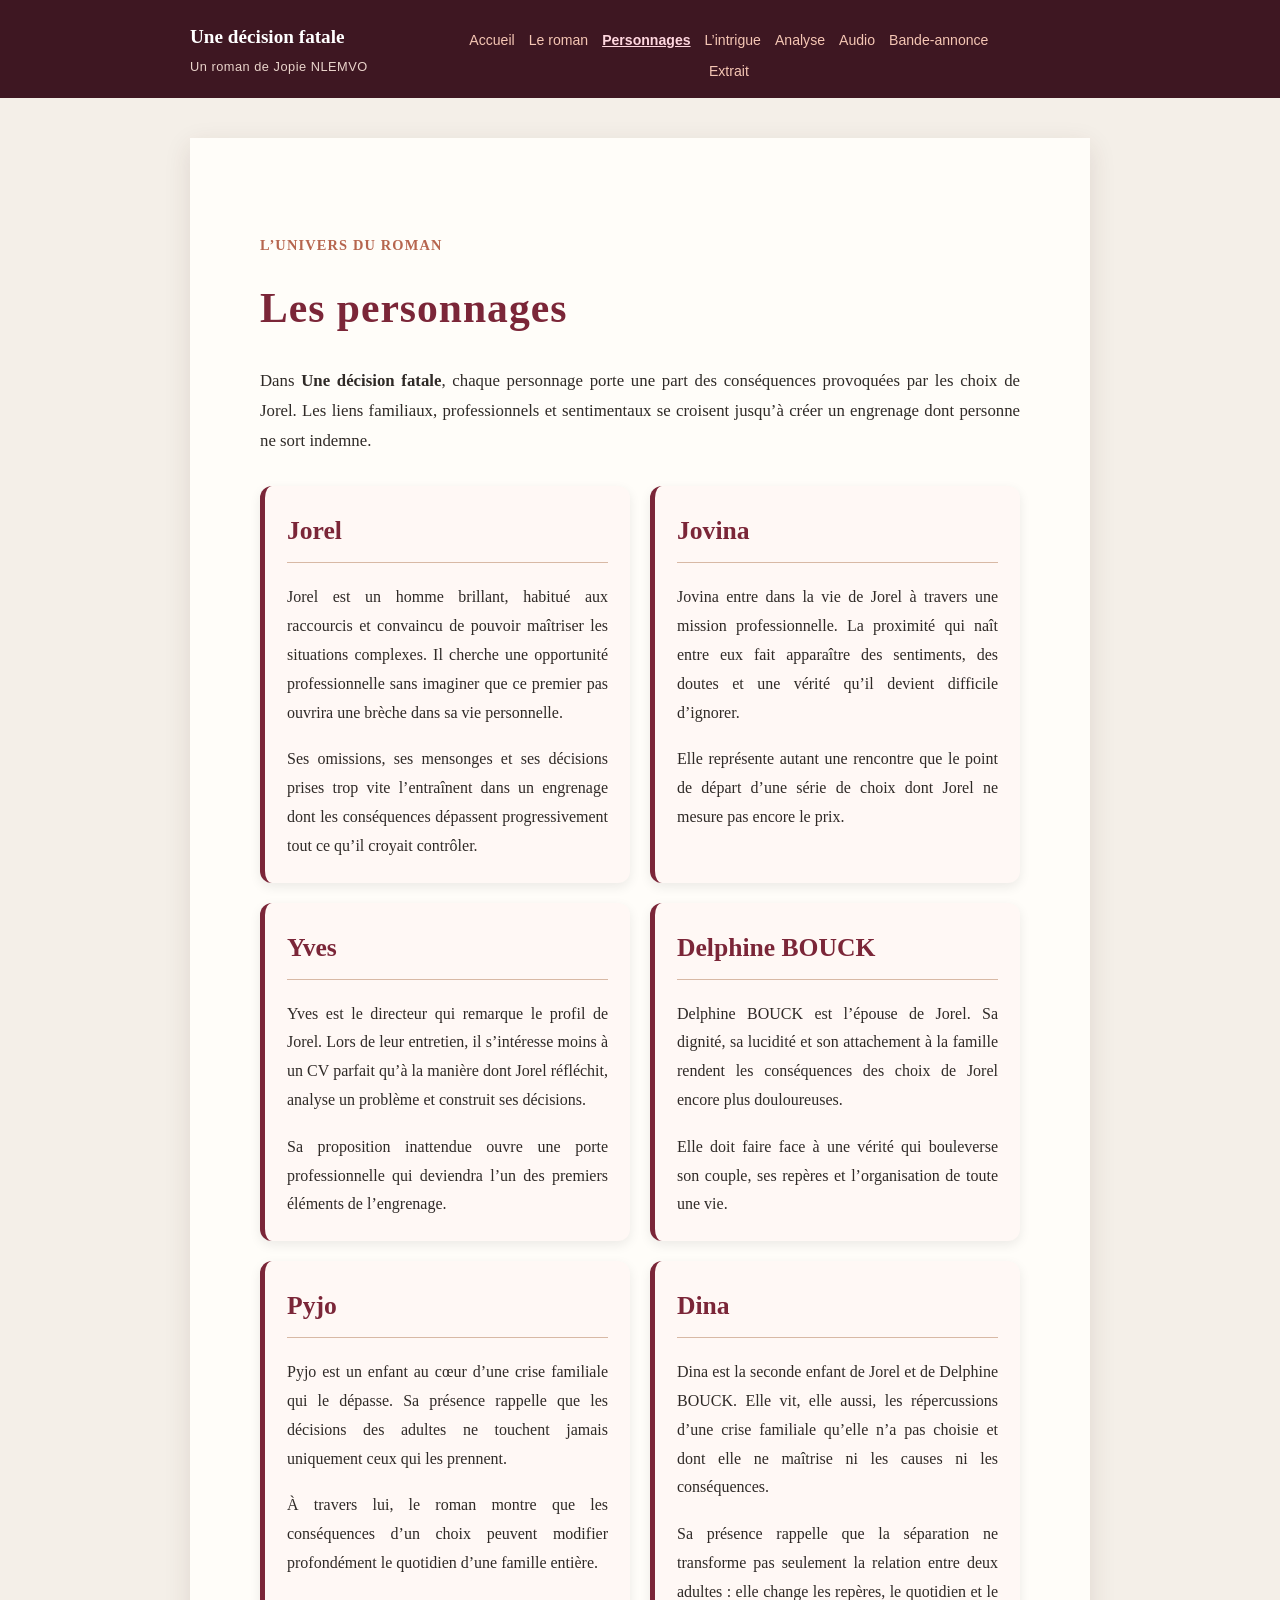
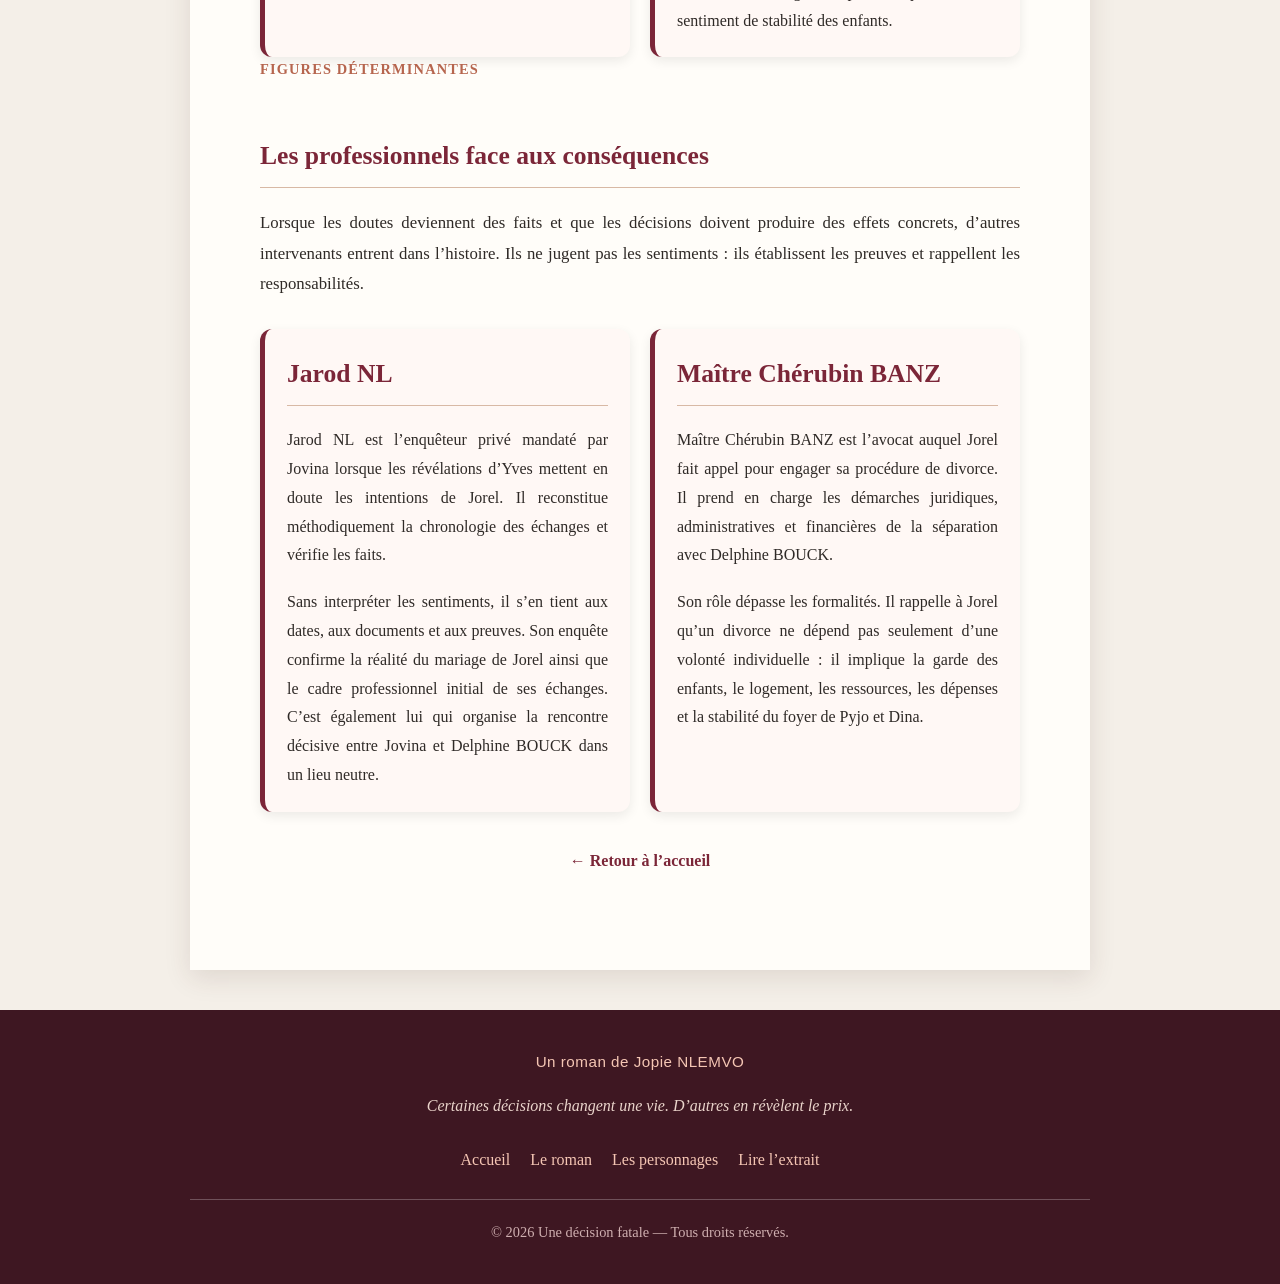
<file: personnages.html>
<!DOCTYPE html>
<html lang="fr">
<head>
  <meta charset="UTF-8">
  <meta name="viewport" content="width=device-width, initial-scale=1.0">

  <title>Les personnages — Une décision fatale</title>

  <meta
    name="description"
    content="Découvrez les personnages principaux du roman Une décision fatale de Jopie NLEMVO."
  >

  <link rel="stylesheet" href="style.css">
</head>

<body id="top">

  <header class="entete">
    <div class="entete-contenu">

      <div class="identite-auteur">
        <a class="logo" href="index.html">Une décision fatale</a>

        <p class="auteur-haut">
          Un roman de Jopie NLEMVO
        </p>
      </div>

      <nav class="navigation" aria-label="Navigation principale">
        <a href="index.html">Accueil</a>
        <a href="roman.html">Le roman</a>
        <a href="personnages.html" aria-current="page">Personnages</a>
        <a href="intrigue.html">L’intrigue</a>
        <a href="analyse.html">Analyse</a>
        <a href="audio.html">Audio</a>
        <a href="video.html">Bande-annonce</a>
        <a href="extrait.html">Extrait</a>
      </nav>

    </div>
  </header>

  <main>

  <section class="page-contenu page-personnages">
    <p class="sur-titre">L’univers du roman</p>

    <h1>Les personnages</h1>

    <p class="introduction-page">
      Dans <strong>Une décision fatale</strong>, chaque personnage porte une
      part des conséquences provoquées par les choix de Jorel. Les liens
      familiaux, professionnels et sentimentaux se croisent jusqu’à créer
      un engrenage dont personne ne sort indemne.
    </p>

    <div class="cartes-personnages">

      <article class="carte-personnage">
        <h2>Jorel</h2>

        <p>
          Jorel est un homme brillant, habitué aux raccourcis et convaincu
          de pouvoir maîtriser les situations complexes. Il cherche une
          opportunité professionnelle sans imaginer que ce premier pas
          ouvrira une brèche dans sa vie personnelle.
        </p>

        <p>
          Ses omissions, ses mensonges et ses décisions prises trop vite
          l’entraînent dans un engrenage dont les conséquences dépassent
          progressivement tout ce qu’il croyait contrôler.
        </p>
      </article>

      <article class="carte-personnage">
        <h2>Jovina</h2>

        <p>
          Jovina entre dans la vie de Jorel à travers une mission
          professionnelle. La proximité qui naît entre eux fait apparaître
          des sentiments, des doutes et une vérité qu’il devient difficile
          d’ignorer.
        </p>

        <p>
          Elle représente autant une rencontre que le point de départ d’une
          série de choix dont Jorel ne mesure pas encore le prix.
        </p>
      </article>

      <article class="carte-personnage">
        <h2>Yves</h2>

        <p>
          Yves est le directeur qui remarque le profil de Jorel. Lors de
          leur entretien, il s’intéresse moins à un CV parfait qu’à la
          manière dont Jorel réfléchit, analyse un problème et construit
          ses décisions.
        </p>

        <p>
          Sa proposition inattendue ouvre une porte professionnelle qui
          deviendra l’un des premiers éléments de l’engrenage.
        </p>
      </article>

      <article class="carte-personnage">
        <h2>Delphine BOUCK</h2>

        <p>
          Delphine BOUCK est l’épouse de Jorel. Sa dignité, sa lucidité et
          son attachement à la famille rendent les conséquences des choix
          de Jorel encore plus douloureuses.
        </p>

        <p>
          Elle doit faire face à une vérité qui bouleverse son couple, ses
          repères et l’organisation de toute une vie.
        </p>
      </article>

      <article class="carte-personnage">
        <h2>Pyjo</h2>

        <p>
          Pyjo est un enfant au cœur d’une crise familiale qui le dépasse.
          Sa présence rappelle que les décisions des adultes ne touchent
          jamais uniquement ceux qui les prennent.
        </p>

        <p>
          À travers lui, le roman montre que les conséquences d’un choix
          peuvent modifier profondément le quotidien d’une famille entière.
        </p>
      </article>

      <article class="carte-personnage">
  <h2>Dina</h2>

  <p>
    Dina est la seconde enfant de Jorel et de Delphine BOUCK. Elle vit,
    elle aussi, les répercussions d’une crise familiale qu’elle n’a pas
    choisie et dont elle ne maîtrise ni les causes ni les conséquences.
  </p>

  <p>
    Sa présence rappelle que la séparation ne transforme pas seulement
    la relation entre deux adultes : elle change les repères, le
    quotidien et le sentiment de stabilité des enfants.
  </p>
</article>

    </div>

    <section class="figures-professionnelles">
      <p class="sur-titre">Figures déterminantes</p>

      <h2>Les professionnels face aux conséquences</h2>

      <p class="introduction-page">
        Lorsque les doutes deviennent des faits et que les décisions doivent
        produire des effets concrets, d’autres intervenants entrent dans
        l’histoire. Ils ne jugent pas les sentiments : ils établissent les
        preuves et rappellent les responsabilités.
      </p>

      <div class="cartes-personnages">

        <article class="carte-personnage">
          <h2>Jarod NL</h2>

          <p>
            Jarod NL est l’enquêteur privé mandaté par Jovina lorsque les
            révélations d’Yves mettent en doute les intentions de Jorel. Il
            reconstitue méthodiquement la chronologie des échanges et vérifie
            les faits.
          </p>

          <p>
            Sans interpréter les sentiments, il s’en tient aux dates, aux
            documents et aux preuves. Son enquête confirme la réalité du
            mariage de Jorel ainsi que le cadre professionnel initial de ses
            échanges. C’est également lui qui organise la rencontre décisive
            entre Jovina et Delphine BOUCK dans un lieu neutre.
          </p>
        </article>

        <article class="carte-personnage">
          <h2>Maître Chérubin BANZ</h2>

          <p>
            Maître Chérubin BANZ est l’avocat auquel Jorel fait appel pour
            engager sa procédure de divorce. Il prend en charge les démarches
            juridiques, administratives et financières de la séparation avec
            Delphine BOUCK.
          </p>

          <p>
            Son rôle dépasse les formalités. Il rappelle à Jorel qu’un divorce
            ne dépend pas seulement d’une volonté individuelle : il implique
            la garde des enfants, le logement, les ressources, les dépenses
            et la stabilité du foyer de Pyjo et Dina.
          </p>
        </article>

      </div>
    </section>

    <p class="retour-accueil">
      <a href="index.html">← Retour à l’accueil</a>
    </p>

  </section>

</main>

  <footer class="footer">
    <div class="footer-contenu">

      <p class="footer-auteur">
        Un roman de Jopie NLEMVO
      </p>

      <p class="footer-phrase">
        Certaines décisions changent une vie. D’autres en révèlent le prix.
      </p>

      <nav class="footer-navigation" aria-label="Navigation du pied de page">
        <a href="index.html">Accueil</a>
        <a href="roman.html">Le roman</a>
        <a href="personnages.html">Les personnages</a>
        <a href="extrait.html">Lire l’extrait</a>
      </nav>

      <p class="footer-droits">
        © 2026 Une décision fatale — Tous droits réservés.
      </p>

    </div>
  </footer>

</body>
</html>
</file>
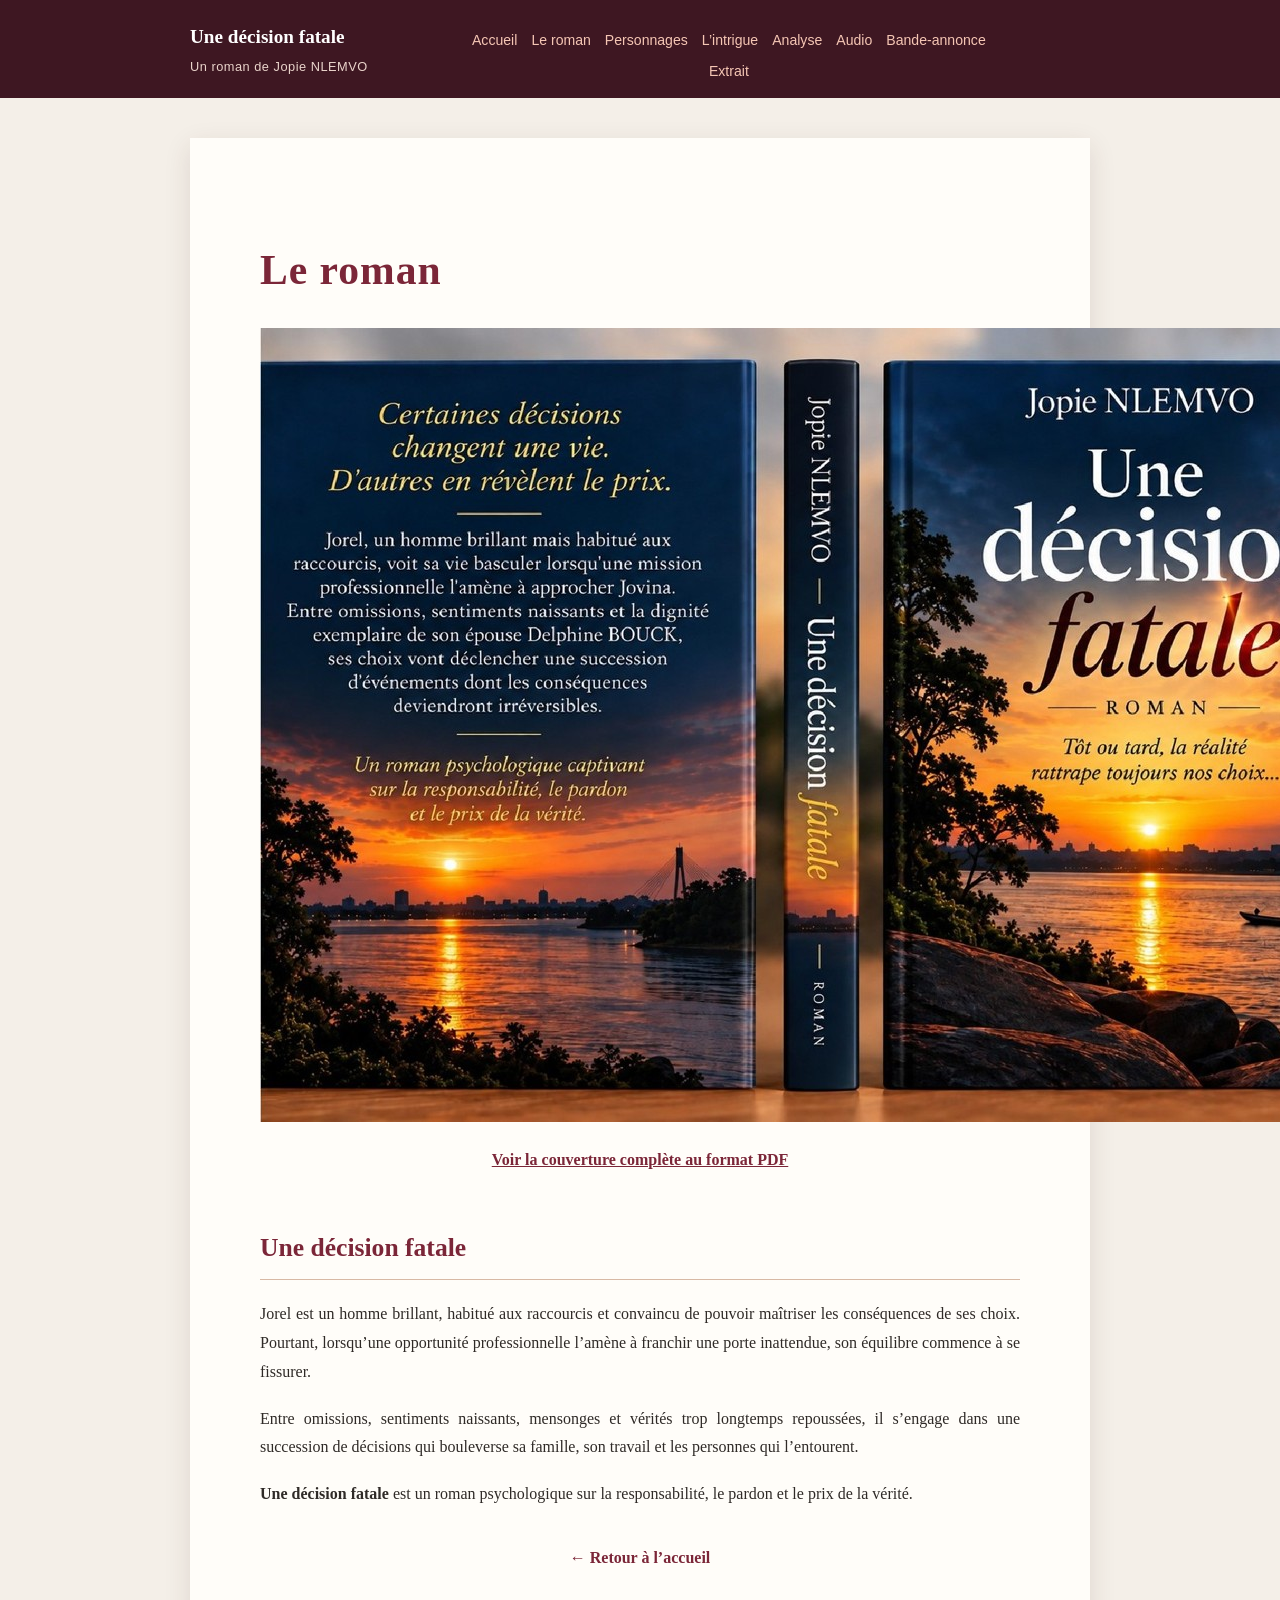
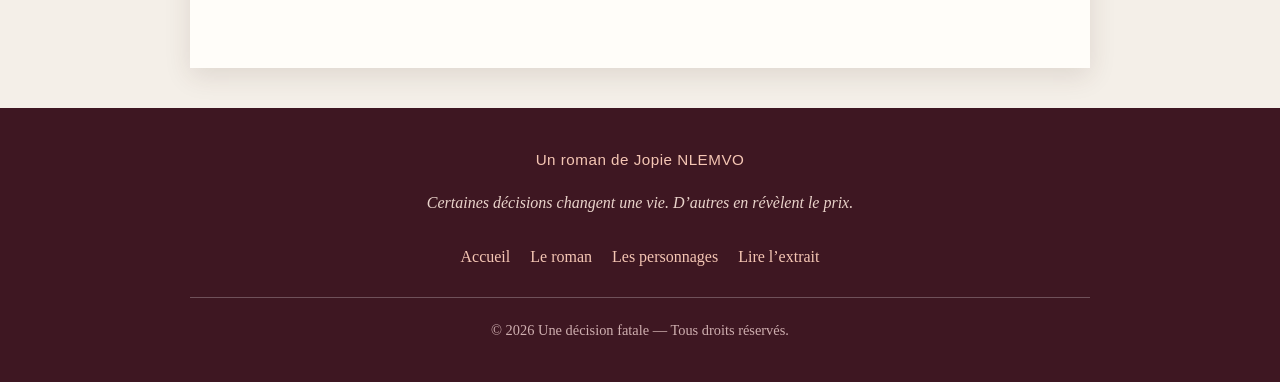
<file: roman.html>
<!DOCTYPE html>
<html lang="fr">
<head>
  <meta charset="UTF-8">
  <meta name="viewport" content="width=device-width, initial-scale=1.0">

  <title>Le roman — Une décision fatale</title>

  <meta
    name="description"
    content="Découvrez le roman Une décision fatale de Jopie NLEMVO."
  >

  <link rel="stylesheet" href="style.css">
</head>

<body id="top">

  <header class="entete">
    <div class="entete-contenu">

      <div class="identite-auteur">
        <a class="logo" href="index.html">Une décision fatale</a>

        <p class="auteur-haut">
          Un roman de Jopie NLEMVO
        </p>
      </div>

      <nav class="navigation" aria-label="Navigation principale">
        <a href="index.html">Accueil</a>
        <a href="roman.html">Le roman</a>
        <a href="personnages.html">Personnages</a>
        <a href="intrigue.html">L’intrigue</a>
        <a href="analyse.html">Analyse</a>
        <a href="audio.html">Audio</a>
        <a href="video.html">Bande-annonce</a>
        <a href="extrait.html">Extrait</a>
      </nav>

    </div>
  </header>

  <main>

    <section class="page-contenu roman-page">
      <h1>Le roman</h1>

      <img
        class="couverture-roman couverture-page"
        src="couverture-roman.jpg"
        alt="Couverture complète du roman Une décision fatale"
      >

      <p class="lien-pdf">
        <a
          href="COUVERTURE_UNE_DECISION_FATALE.pdf"
          target="_blank"
          rel="noopener"
        >
          Voir la couverture complète au format PDF
        </a>
      </p>

      <h2>Une décision fatale</h2>

      <p>
        Jorel est un homme brillant, habitué aux raccourcis et convaincu de
        pouvoir maîtriser les conséquences de ses choix. Pourtant, lorsqu’une
        opportunité professionnelle l’amène à franchir une porte inattendue,
        son équilibre commence à se fissurer.
      </p>

      <p>
        Entre omissions, sentiments naissants, mensonges et vérités trop
        longtemps repoussées, il s’engage dans une succession de décisions
        qui bouleverse sa famille, son travail et les personnes qui l’entourent.
      </p>

      <p>
        <strong>Une décision fatale</strong> est un roman psychologique sur
        la responsabilité, le pardon et le prix de la vérité.
      </p>

      <p class="retour-accueil">
        <a href="index.html">← Retour à l’accueil</a>
      </p>
    </section>

  </main>

  <footer class="footer">
    <div class="footer-contenu">

      <p class="footer-auteur">
        Un roman de Jopie NLEMVO
      </p>

      <p class="footer-phrase">
        Certaines décisions changent une vie. D’autres en révèlent le prix.
      </p>

      <nav class="footer-navigation" aria-label="Navigation du pied de page">
        <a href="index.html">Accueil</a>
        <a href="roman.html">Le roman</a>
        <a href="personnages.html">Les personnages</a>
        <a href="extrait.html">Lire l’extrait</a>
      </nav>

      <p class="footer-droits">
        © 2026 Une décision fatale — Tous droits réservés.
      </p>

    </div>
  </footer>

</body>
</html>
</file>
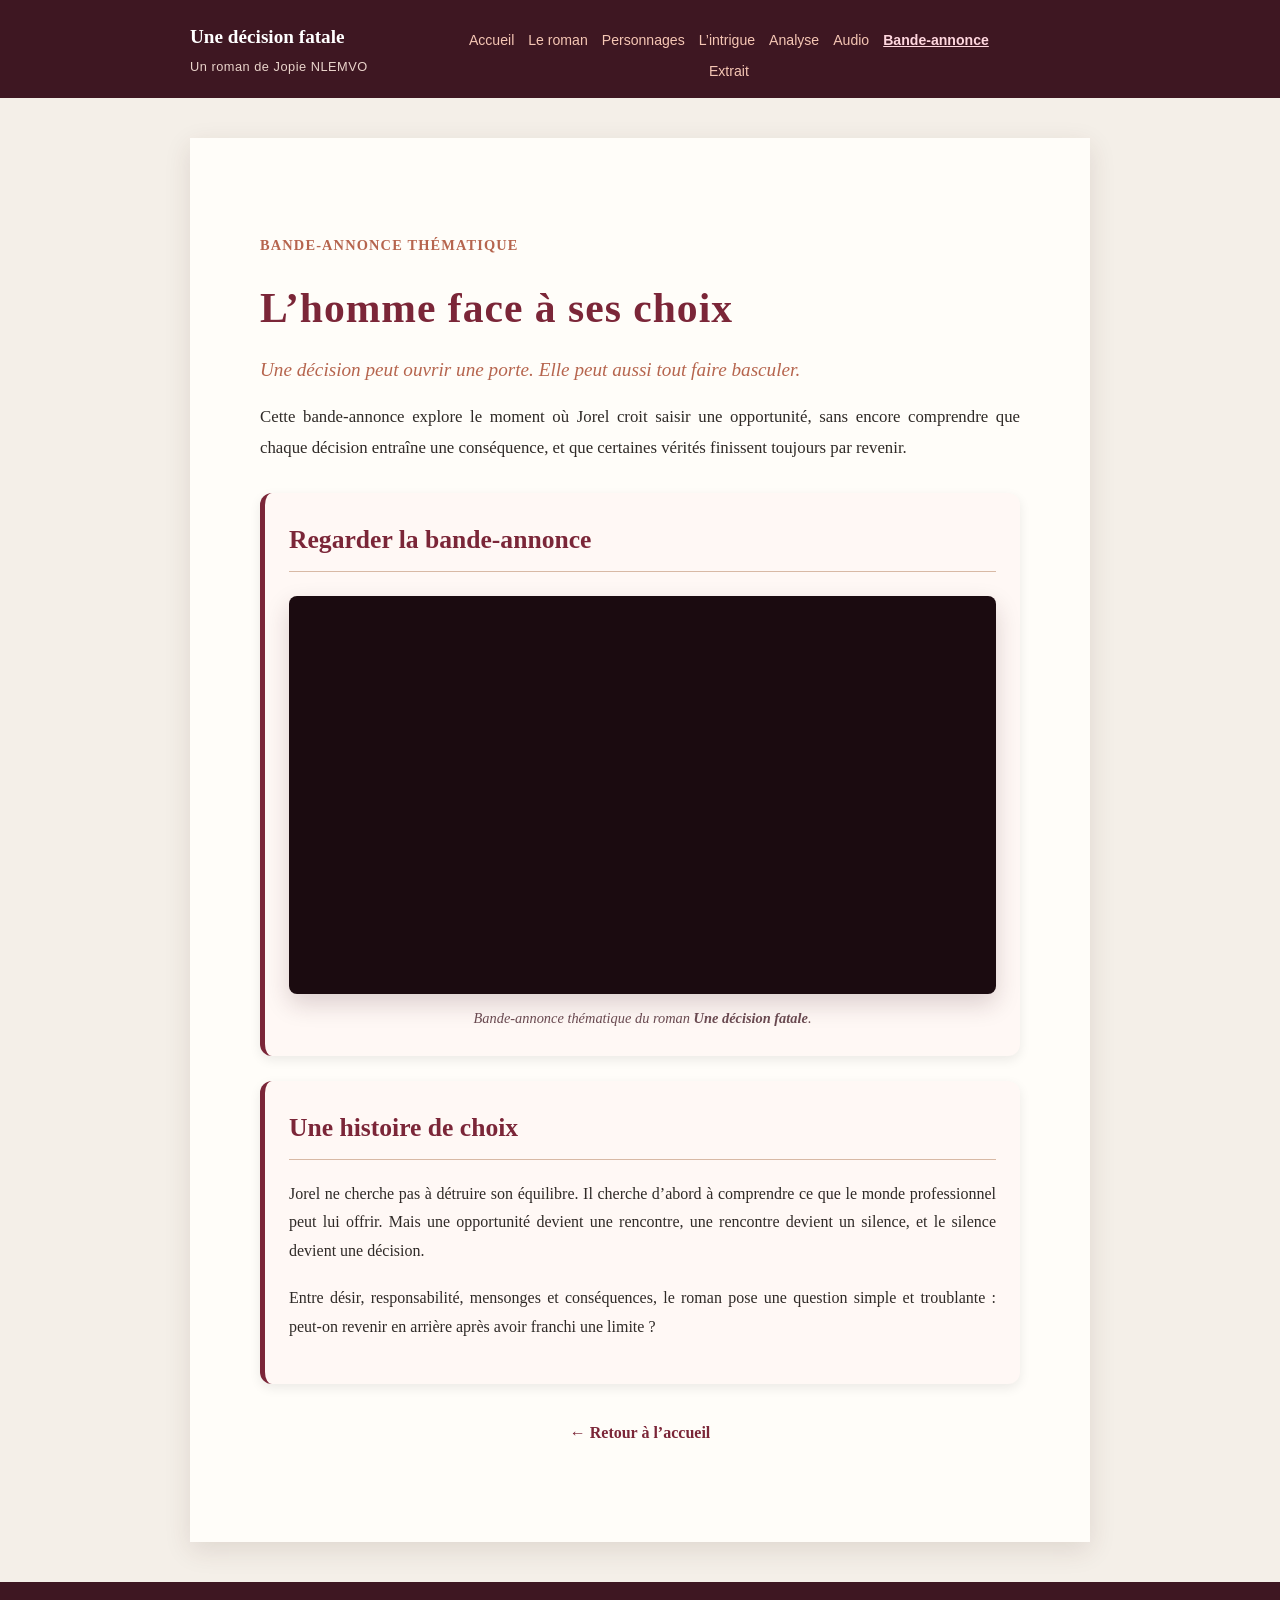
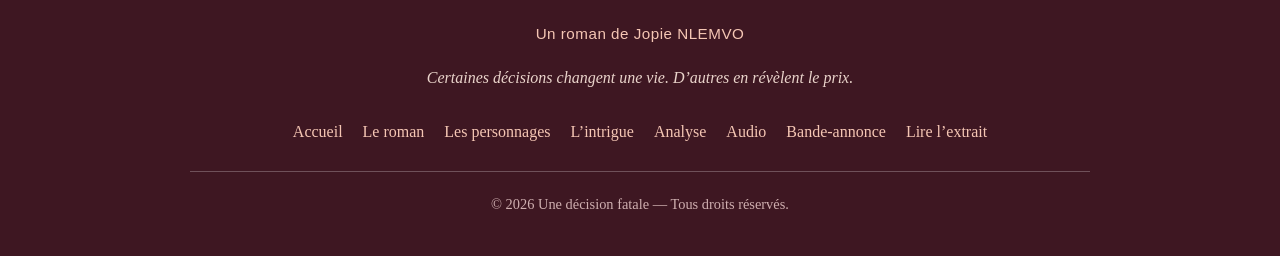
<file: video.html>
<!DOCTYPE html>
<html lang="fr">
<head>
  <meta charset="UTF-8">
  <meta name="viewport" content="width=device-width, initial-scale=1.0">

  <title>Bande-annonce — Une décision fatale</title>

  <meta
    name="description"
    content="Découvrez la bande-annonce thématique du roman Une décision fatale de Jopie NLEMVO."
  >

  <link rel="stylesheet" href="style.css">
</head>

<body id="top">

  <header class="entete">
    <div class="entete-contenu">

      <div class="identite-auteur">
        <a class="logo" href="index.html">Une décision fatale</a>

        <p class="auteur-haut">
          Un roman de Jopie NLEMVO
        </p>
      </div>

      <nav class="navigation" aria-label="Navigation principale">
        <a href="index.html">Accueil</a>
        <a href="roman.html">Le roman</a>
        <a href="personnages.html">Personnages</a>
        <a href="intrigue.html">L’intrigue</a>
        <a href="analyse.html">Analyse</a>
        <a href="audio.html">Audio</a>
        <a href="video.html" aria-current="page">Bande-annonce</a>
        <a href="extrait.html">Extrait</a>
      </nav>

    </div>
  </header>

  <main>

    <section class="page-contenu page-video">
      <p class="sur-titre">Bande-annonce thématique</p>

      <h1>L’homme face à ses choix</h1>

      <p class="sous-titre-video">
        Une décision peut ouvrir une porte. Elle peut aussi tout faire basculer.
      </p>

      <p class="introduction-page">
        Cette bande-annonce explore le moment où Jorel croit saisir une
        opportunité, sans encore comprendre que chaque décision entraîne une
        conséquence, et que certaines vérités finissent toujours par revenir.
      </p>

      <article class="bloc-video">
        <h2>Regarder la bande-annonce</h2>

       <div class="video-youtube">
  <iframe
    src="https://www.youtube-nocookie.com/embed/7lHEb4S6wCk"
    title="Une décision fatale — Bande-annonce officielle"
    allow="accelerometer; autoplay; clipboard-write; encrypted-media; gyroscope; picture-in-picture; web-share"
    allowfullscreen>
  </iframe>
</div>

        <p class="legende-video">
          Bande-annonce thématique du roman <strong>Une décision fatale</strong>.
        </p>
      </article>

      <article class="bloc-video">
        <h2>Une histoire de choix</h2>

        <p>
          Jorel ne cherche pas à détruire son équilibre. Il cherche d’abord à
          comprendre ce que le monde professionnel peut lui offrir. Mais une
          opportunité devient une rencontre, une rencontre devient un silence,
          et le silence devient une décision.
        </p>

        <p>
          Entre désir, responsabilité, mensonges et conséquences, le roman
          pose une question simple et troublante : peut-on revenir en arrière
          après avoir franchi une limite ?
        </p>
      </article>

      <p class="retour-accueil">
        <a href="index.html">← Retour à l’accueil</a>
      </p>

    </section>

  </main>

  <footer class="footer">
    <div class="footer-contenu">

      <p class="footer-auteur">
        Un roman de Jopie NLEMVO
      </p>

      <p class="footer-phrase">
        Certaines décisions changent une vie. D’autres en révèlent le prix.
      </p>

      <nav class="footer-navigation" aria-label="Navigation du pied de page">
        <a href="index.html">Accueil</a>
        <a href="roman.html">Le roman</a>
        <a href="personnages.html">Les personnages</a>
        <a href="intrigue.html">L’intrigue</a>
        <a href="analyse.html">Analyse</a>
        <a href="audio.html">Audio</a>
        <a href="video.html">Bande-annonce</a>
        <a href="extrait.html">Lire l’extrait</a>
      </nav>

      <p class="footer-droits">
        © 2026 Une décision fatale — Tous droits réservés.
      </p>

    </div>
  </footer>

</body>
</html>
</file>
<file: style.css>
/* Retire les marges par défaut et facilite le calcul des tailles */
* {
  box-sizing: border-box;
  margin: 0;
  padding: 0;
}

/* Rend les déplacements vers les ancres plus doux */
html {
  scroll-behavior: smooth;
}

/* Couleurs et style général de la page */
body {
  background: #f4efe8;
  color: #2f2a27;
  font-family: Georgia, "Times New Roman", serif;
  line-height: 1.8;
}

/* Empêche le contenu de toucher les bords et centre la page */
main {
  background: #fffdf9;
  box-shadow: 0 8px 25px rgba(70, 45, 30, 0.12);
  margin: 40px auto;
  max-width: 900px;
  padding: 55px 70px;
}

/* En-tête fixé en haut du document */
.entete {
  background: #3e1722;
  padding: 15px 20px;
}

/* Aligne le logo et le menu */
.entete-contenu {
  align-items: center;
  display: flex;
  justify-content: space-between;
  margin: 0 auto;
  max-width: 900px;
}

/* Style du nom du roman dans l'en-tête */
.logo {
  color: #ffffff;
  font-size: 1.2rem;
  font-weight: bold;
  text-decoration: none;
}

.identite-auteur {
  display: flex;
  flex-direction: column;
}

.auteur-haut {
  color: #ead4cb;
  font-family: Arial, sans-serif;
  font-size: 0.8rem;
  letter-spacing: 0.5px;
  margin: 0;
  text-align: left;
}

.navigation {
  display: flex;
  flex-wrap: wrap;
  justify-content: center;
  gap: 8px 14px;
  max-width: 520px;
  margin: 14px auto 0;
}

.navigation a {
  display: inline-block;
  color: #f5c6b4;
  font-family: Arial, sans-serif;
  font-size: 0.88rem;
  line-height: 1.2;
  text-decoration: none;
  white-space: nowrap;
  padding: 3px 0;
  transition: color 0.2s ease, transform 0.2s ease;
}

.navigation a:hover,
.navigation a:focus {
  color: #ffffff;
  transform: translateY(-1px);
}

/* Style au passage de la souris */
.navigation a:hover {
  color: #ffffff;
  text-decoration: underline;
}

/* Contour visible lors de la navigation au clavier */
.navigation a:focus-visible,
.logo:focus-visible {
  outline: 2px solid #ffffff;
  outline-offset: 4px;
}

/* Zone principale avec titre, image et bouton */
.hero {
  text-align: center;
}

/* Titre principal */
h1 {
  color: #7b2638;
  font-size: 2.6rem;
  letter-spacing: 1px;
  margin-bottom: 20px;
}

/* Tous les titres de niveau 2 */
h2 {
  border-bottom: 1px solid #d8b9a5;
  color: #7b2638;
  font-size: 1.6rem;
  margin: 50px 0 20px;
  padding-bottom: 8px;
}

/* Titre de chapitre dans l'extrait */
h3 {
  color: #7b2638;
  font-size: 1.35rem;
  margin: 0 0 24px;
  text-align: center;
}

/* Phrase d'accroche */
.introduction {
  color: #765c50;
  font-size: 1.2rem;
  font-style: italic;
  margin: 24px auto;
  max-width: 650px;
  text-align: center;
}

/* Bouton qui contient la couverture */
.bouton-couverture {
  background: transparent;
  border: none;
  cursor: zoom-in;
  display: inline-block;
  padding: 0;
}

/* Image du livre sur la page */
.bouton-couverture img {
  border: 1px solid #d8b9a5;
  border-radius: 10px;
  box-shadow: 0 12px 35px rgba(70, 45, 30, 0.25);
  display: block;
  height: auto;
  max-width: 380px;
  transition: transform 0.3s ease, box-shadow 0.3s ease;
  width: 100%;
}

/* Légère animation au survol de la couverture */
.bouton-couverture:hover img {
  box-shadow: 0 16px 40px rgba(70, 45, 30, 0.35);
  transform: scale(1.03);
}

/* Contour au clavier */
.bouton-couverture:focus-visible {
  border-radius: 10px;
  outline: 3px solid #7b2638;
  outline-offset: 5px;
}

/* Petit texte sous la couverture */
.consigne-couverture {
  color: #765c50;
  font-size: 0.95rem;
  font-style: italic;
  margin: 12px 0 0;
  text-align: center;
}

/* Style général des paragraphes */
p {
  margin-bottom: 18px;
  text-align: justify;
}

/* Bouton/lien principal */
.bouton-principal {
  background: #7b2638;
  border: 2px solid #7b2638;
  border-radius: 6px;
  color: #ffffff;
  display: inline-block;
  font-family: Arial, sans-serif;
  font-size: 1rem;
  font-weight: bold;
  margin-top: 5px;
  padding: 12px 22px;
  text-decoration: none;
  transition: background 0.25s ease, color 0.25s ease, transform 0.25s ease;
}

/* Effet au survol du bouton */
.bouton-principal:hover {
  background: transparent;
  color: #7b2638;
  transform: translateY(-2px);
}

.bouton-principal:focus-visible {
  outline: 3px solid #c99675;
  outline-offset: 3px;
}

/* Bloc de présentation du roman */
.a-propos {
  background: #f8e9e5;
  border-left: 5px solid #7b2638;
  border-radius: 0 8px 8px 0;
  margin-top: 55px;
  padding: 25px 30px;
}

.a-propos h2 {
  border-bottom: none;
  margin-top: 0;
}

.a-propos p {
  margin-bottom: 0;
  text-align: left;
}

/* Liste des personnages */
.personnages ul {
  display: grid;
  gap: 16px;
  list-style: none;
}

/* Une carte pour chaque personnage */
.personnages li {
  background: #fff7f2;
  border-left: 4px solid #7b2638;
  border-radius: 0 8px 8px 0;
  line-height: 1.7;
  padding: 15px 20px;
}

/* Nom du personnage */
.personnages strong {
  color: #7b2638;
}

/* Bloc de l'intrigue */
.intrigue {
  background: #f0e6e1;
  border: 1px solid #d8b9a5;
  border-radius: 8px;
  margin-top: 50px;
  padding: 25px 30px;
}

.intrigue h2 {
  border-bottom: none;
  margin-top: 0;
}

.intrigue p {
  margin-bottom: 0;
  text-align: left;
}

/* Partie qui contient le bouton et le texte de l'extrait */
.extrait {
  margin-top: 50px;
}

/* Phrase avant le bouton */
.texte-extrait {
  color: #765c50;
  font-style: italic;
  text-align: left;
}

/* Bouton qui affiche ou cache le texte */
#bouton-extrait {
  background: #7b2638;
  border: 2px solid #7b2638;
  border-radius: 6px;
  color: #ffffff;
  cursor: pointer;
  font-family: Arial, sans-serif;
  font-size: 1rem;
  font-weight: bold;
  margin: 5px 0 25px;
  padding: 12px 22px;
  transition: background 0.25s ease, color 0.25s ease, transform 0.25s ease;
}

/* Effet du bouton extrait */
#bouton-extrait:hover {
  background: transparent;
  color: #7b2638;
  transform: translateY(-2px);
}

#bouton-extrait:focus-visible {
  outline: 3px solid #c99675;
  outline-offset: 3px;
}

/* Boîte contenant le chapitre, lorsqu'il est affiché */
#contenu-extrait {
  background: #fffaf5;
  border-left: 5px solid #7b2638;
  border-radius: 0 8px 8px 0;
  padding: 25px 30px;
}

/* Paragraphes de l'extrait */
#contenu-extrait p {
  text-align: justify;
}

/* Retire l'espace en bas du dernier paragraphe */
#contenu-extrait p:last-child {
  margin-bottom: 0;
}

/* Première lettre décorative du premier paragraphe */
#contenu-extrait p:first-of-type::first-letter {
  color: #7b2638;
  float: left;
  font-size: 3.5rem;
  line-height: 0.9;
  padding-right: 8px;
}

/* Fenêtre qui affiche la couverture agrandie */
.fenetre-couverture {
  background: transparent;
  border: none;
  margin: auto;
  max-height: 100vh;
  max-width: 100vw;
  overflow: visible;
  padding: 25px;
}

/* Fond sombre derrière la fenêtre */
.fenetre-couverture::backdrop {
  background: rgba(0, 0, 0, 0.88);
}

/* Image dans la fenêtre agrandie */
.fenetre-couverture img {
  border-radius: 8px;
  box-shadow: 0 10px 45px rgba(0, 0, 0, 0.65);
  display: block;
  height: auto;
  max-height: 90vh;
  max-width: 90vw;
  width: auto;
}

/* Bouton X pour fermer la fenêtre */
.fermer-couverture {
  background: #7b2638;
  border: 2px solid #ffffff;
  border-radius: 50%;
  color: #ffffff;
  cursor: pointer;
  font-family: Arial, sans-serif;
  font-size: 1.8rem;
  font-weight: bold;
  height: 42px;
  line-height: 32px;
  padding: 0;
  position: absolute;
  right: 5px;
  top: 5px;
  width: 42px;
}

/* Couleurs du bouton X au survol */
.fermer-couverture:hover {
  background: #ffffff;
  color: #7b2638;
}

.fermer-couverture:focus-visible {
  outline: 3px solid #ffffff;
  outline-offset: 3px;
}

/* Pied de page : partie située sous le contenu principal */
.footer {
  background: #3e1722;
  color: #f8e9e5;
  padding: 38px 20px;
  text-align: center;
}

/* Limite la largeur du contenu du footer */
.footer-contenu {
  margin: 0 auto;
  max-width: 900px;
}

/* Titre dans le footer */
.footer-titre {
  color: #ffffff;
  font-size: 1.5rem;
  font-weight: bold;
  letter-spacing: 1px;
  margin-bottom: 8px;
  text-align: center;
}

.footer-auteur {
  color: #f5c6b4;
  font-family: Arial, sans-serif;
  font-size: 0.95rem;
  letter-spacing: 0.5px;
  margin-bottom: 16px;
  text-align: center;
}

/* Phrase promotionnelle dans le footer */
.footer-phrase {
  color: #ead4cb;
  font-style: italic;
  margin: 0 auto 25px;
  max-width: 620px;
  text-align: center;
}

/* nav du footer : aligne les liens */
.footer-navigation {
  display: flex;
  flex-wrap: wrap;
  gap: 10px 20px;
  justify-content: center;
  margin-bottom: 25px;
}

/* Liens du footer */
.footer-navigation a,
.footer-contact a {
  color: #f5c6b4;
  text-decoration: none;
}

/* Effet lorsque la souris passe sur les liens */
.footer-navigation a:hover,
.footer-contact a:hover {
  color: #ffffff;
  text-decoration: underline;
}

/* Contour au clavier */
.footer-navigation a:focus-visible,
.footer-contact a:focus-visible {
  outline: 2px solid #ffffff;
  outline-offset: 4px;
}

/* Contact dans le footer */
.footer-contact {
  color: #ead4cb;
  margin-bottom: 20px;
  text-align: center;
}

/* Mentions de droits d'auteur */
.footer-droits {
  border-top: 1px solid rgba(255, 255, 255, 0.25);
  color: #cfafb0;
  font-size: 0.9rem;
  margin-bottom: 0;
  padding-top: 20px;
  text-align: center;
}

/* Adaptation sur téléphone et petits écrans */
@media (max-width: 700px) {
  .entete-contenu {
    flex-direction: column;
    gap: 12px;
  }

  .navigation {
    gap: 8px 14px;
  }

  main {
    margin: 20px 10px;
    padding: 30px 22px;
  }

  h1 {
    font-size: 2rem;
  }

  h2 {
    font-size: 1.35rem;
  }

  .introduction {
    font-size: 1.05rem;
  }

  p,
  #contenu-extrait p {
    line-height: 1.7;
    text-align: left;
  }

  .bouton-couverture img {
    max-width: 280px;
  }

  .a-propos,
  .intrigue,
  #contenu-extrait {
    padding: 20px;
  }

  .personnages li {
    padding: 15px;
  }

  #bouton-extrait {
    width: 100%;
  }

  .fenetre-couverture {
    padding: 15px;
  }

  .fenetre-couverture img {
    max-height: 86vh;
    max-width: 94vw;
  }

  .fermer-couverture {
    right: 0;
    top: 0;
  }

  .footer {
    padding: 30px 20px;
  }

  .footer-navigation {
    align-items: center;
    flex-direction: column;
    gap: 10px;
  }
}

.lien-pdf {
  margin-top: 15px;
  text-align: center;
}

.lien-pdf a {
  color: #7b2638;
  font-weight: bold;
}

.infographie,
.audio,
.video,
.anatomie {
  margin-top: 30px;
}

.infographie figure {
  margin: 25px 0 0;
}

.infographie img {
  border-radius: 12px;
  box-shadow: 0 6px 18px rgba(0, 0, 0, 0.18);
  display: block;
  height: auto;
  margin: 0 auto;
  max-width: 100%;
  width: 650px;
}

.infographie figcaption {
  color: #6b4b52;
  font-size: 0.9rem;
  font-style: italic;
  margin-top: 12px;
  text-align: center;
}

.audio audio,
.video video {
  display: block;
  margin-top: 20px;
  max-width: 100%;
  width: 100%;
}

.video video {
  border-radius: 12px;
  box-shadow: 0 6px 18px rgba(0, 0, 0, 0.18);
}

.lien-document {
  margin-top: 25px;
  text-align: center;
}

.lien-document a {
  background-color: #7b2638;
  border-radius: 7px;
  color: white;
  display: inline-block;
  padding: 10px 16px;
  text-decoration: none;
}

.lien-document a:hover {
  background-color: #571927;
}

.accueil {
  align-items: center;
  display: grid;
  gap: 35px;
  grid-template-columns: 1.1fr 0.9fr;
}

.sur-titre {
  color: #b6654e;
  font-size: 0.9rem;
  font-weight: bold;
  letter-spacing: 0.08em;
  margin: 0 0 12px;
  text-transform: uppercase;
}

.resume-court {
  font-size: 1.05rem;
  line-height: 1.8;
  max-width: 600px;
}

.actions-accueil {
  display: flex;
  flex-wrap: wrap;
  gap: 12px;
  margin-top: 25px;
}

.bouton-secondaire {
  border: 2px solid #7b2638;
  border-radius: 7px;
  color: #7b2638;
  display: inline-block;
  padding: 10px 16px;
  text-decoration: none;
}

.bouton-secondaire:hover {
  background-color: #fff0eb;
}

.hero-visuel .couverture-roman {
  cursor: default;
  margin: 0 auto;
  max-width: 100%;
  width: 420px;
}

.parcours {
  margin-top: 45px;
}

.cartes-navigation {
  display: grid;
  gap: 20px;
  grid-template-columns: repeat(3, 1fr);
}

.carte-navigation {
  background-color: #fff8f5;
  border-left: 5px solid #7b2638;
  border-radius: 12px;
  box-shadow: 0 4px 12px rgba(0, 0, 0, 0.08);
  color: #2d2024;
  display: block;
  padding: 20px;
  text-decoration: none;
  transition: transform 0.2s ease, box-shadow 0.2s ease;
}

.carte-navigation:hover {
  box-shadow: 0 8px 18px rgba(0, 0, 0, 0.14);
  transform: translateY(-4px);
}

.carte-navigation h3 {
  color: #7b2638;
  margin-top: 0;
}

.carte-navigation p {
  margin-bottom: 0;
}

@media screen and (max-width: 750px) {
  .accueil {
    grid-template-columns: 1fr;
  }

  .hero-texte {
    text-align: center;
  }

  .actions-accueil {
    justify-content: center;
  }

  .cartes-navigation {
    grid-template-columns: 1fr;
  }
}

.page-contenu {
  margin: 40px auto;
  max-width: 900px;
}

.introduction-page {
  font-size: 1.05rem;
  line-height: 1.8;
  margin-bottom: 30px;
}

.cartes-personnages {
  display: grid;
  gap: 20px;
  grid-template-columns: repeat(2, 1fr);
}

.carte-personnage {
  background-color: #fff8f5;
  border-left: 5px solid #7b2638;
  border-radius: 12px;
  box-shadow: 0 4px 12px rgba(0, 0, 0, 0.08);
  padding: 22px;
}

.carte-personnage h2 {
  color: #7b2638;
  margin-top: 0;
}

.carte-personnage p:last-child {
  margin-bottom: 0;
}

.retour-accueil {
  margin-top: 35px;
  text-align: center;
}

.retour-accueil a {
  color: #7b2638;
  font-weight: bold;
  text-decoration: none;
}

.retour-accueil a:hover {
  text-decoration: underline;
}

.navigation a[aria-current="page"] {
  color: #ffd7df;
  font-weight: bold;
  text-decoration: underline;
}

@media screen and (max-width: 750px) {
  .cartes-personnages {
    grid-template-columns: 1fr;
  }
}

.page-intrigue {
  max-width: 900px;
}

.bloc-intrigue {
  background-color: #fff8f5;
  border-left: 5px solid #7b2638;
  border-radius: 12px;
  box-shadow: 0 4px 12px rgba(0, 0, 0, 0.08);
  margin-top: 25px;
  padding: 24px;
}

.bloc-intrigue h2 {
  color: #7b2638;
  margin-top: 0;
}

.bloc-intrigue p:last-of-type {
  margin-bottom: 0;
}

blockquote {
  background-color: #f7ebe6;
  border-left: 4px solid #b6654e;
  color: #54242f;
  font-size: 1.05rem;
  font-style: italic;
  margin: 25px 0 5px;
  padding: 18px 20px;
}

blockquote cite {
  display: block;
  font-size: 0.9rem;
  font-style: normal;
  font-weight: bold;
  margin-top: 12px;
  text-align: right;
}

.phrase-forte {
  border-top: 1px solid #d9b8ad;
  color: #7b2638;
  font-family: Georgia, serif;
  font-size: 1.15rem;
  font-style: italic;
  line-height: 1.7;
  margin-top: 28px;
  padding-top: 22px;
}

.page-analyse {
  max-width: 900px;
}

.bloc-analyse {
  background-color: #fff8f5;
  border-left: 5px solid #7b2638;
  border-radius: 12px;
  box-shadow: 0 4px 12px rgba(0, 0, 0, 0.08);
  margin-top: 25px;
  padding: 24px;
}

.bloc-analyse h2 {
  color: #7b2638;
  margin-top: 0;
}

.figure-infographie {
  margin: 28px 0 0;
}

.figure-infographie img {
  border-radius: 12px;
  box-shadow: 0 6px 18px rgba(0, 0, 0, 0.18);
  display: block;
  height: auto;
  margin: 0 auto;
  max-width: 100%;
  width: 700px;
}

.figure-infographie figcaption {
  color: #6b4b52;
  font-size: 0.9rem;
  font-style: italic;
  line-height: 1.5;
  margin-top: 14px;
  text-align: center;
}

.themes {
  display: grid;
  gap: 18px;
  grid-template-columns: repeat(2, 1fr);
  margin-top: 22px;
}

.theme {
  background-color: #fffdf9;
  border: 1px solid #ead6cf;
  border-radius: 10px;
  padding: 18px;
}

.theme h3 {
  color: #7b2638;
  margin-top: 0;
}

.theme p {
  margin-bottom: 0;
}

@media screen and (max-width: 750px) {
  .themes {
    grid-template-columns: 1fr;
  }
}

.page-audio {
  max-width: 900px;
}

.sous-titre-audio {
  color: #b6654e;
  font-family: Georgia, serif;
  font-size: 1.2rem;
  font-style: italic;
  margin-top: -10px;
}

.bloc-audio {
  background-color: #fff8f5;
  border-left: 5px solid #7b2638;
  border-radius: 12px;
  box-shadow: 0 4px 12px rgba(0, 0, 0, 0.08);
  margin-top: 25px;
  padding: 24px;
}

.bloc-audio h2 {
  color: #7b2638;
  margin-top: 0;
}

.bloc-audio audio {
  display: block;
  margin-top: 22px;
  max-width: 100%;
  width: 100%;
}

.duree-audio {
  color: #6b4b52;
  font-size: 0.9rem;
  font-style: italic;
  margin-bottom: 0;
  margin-top: 12px;
}

.points-ecoute li {
  margin-bottom: 10px;
}

.transcription a {
  color: #7b2638;
  font-weight: bold;
}

.transcription a:hover {
  text-decoration: underline;
}

.page-video {
  max-width: 900px;
}

.sous-titre-video {
  color: #b6654e;
  font-family: Georgia, serif;
  font-size: 1.2rem;
  font-style: italic;
  line-height: 1.5;
  margin-top: -10px;
}

.bloc-video {
  background-color: #fff8f5;
  border-left: 5px solid #7b2638;
  border-radius: 12px;
  box-shadow: 0 4px 12px rgba(0, 0, 0, 0.08);
  margin-top: 25px;
  padding: 24px;
}

.bloc-video h2 {
  color: #7b2638;
  margin-top: 0;
}

.bloc-video video {
  background-color: #171012;
  border-radius: 12px;
  box-shadow: 0 6px 18px rgba(0, 0, 0, 0.2);
  display: block;
  margin-top: 20px;
  max-width: 100%;
  width: 100%;
}

.legende-video {
  color: #6b4b52;
  font-size: 0.9rem;
  font-style: italic;
  margin-bottom: 0;
  margin-top: 12px;
  text-align: center;
}

.page-extrait {
  max-width: 850px;
}

.bloc-extrait {
  background-color: #fff8f5;
  border-left: 5px solid #7b2638;
  border-radius: 12px;
  box-shadow: 0 4px 12px rgba(0, 0, 0, 0.08);
  margin-top: 25px;
  padding: 24px;
}

.bloc-extrait h2 {
  color: #7b2638;
  margin-top: 0;
}

.texte-extrait {
  color: #6b4b52;
  font-style: italic;
}

#bouton-extrait {
  background-color: #7b2638;
  border: none;
  border-radius: 7px;
  color: white;
  cursor: pointer;
  font-size: 1rem;
  margin-top: 10px;
  padding: 12px 18px;
}

#bouton-extrait:hover {
  background-color: #571927;
}

#contenu-extrait {
  border-top: 1px solid #dfc5bc;
  font-family: Georgia, serif;
  font-size: 1.05rem;
  line-height: 1.9;
  margin-top: 28px;
  padding-top: 24px;
}

#contenu-extrait p {
  margin: 0 0 22px;
}

#contenu-extrait p:last-child {
  margin-bottom: 0;
}

@media (max-width: 700px) {
  .entete {
    padding: 16px 14px;
  }

  .entete-contenu {
    flex-direction: column;
    align-items: center;
    gap: 10px;
  }

  .identite-auteur {
    text-align: center;
  }

  .logo {
    font-size: 1.25rem;
  }

  .auteur-haut {
    margin: 5px 0 0;
    font-size: 0.84rem;
  }

  .navigation {
    margin-top: 2px;
    max-width: 340px;
  }
}

.video-youtube {
  position: relative;
  width: 100%;
  max-width: 850px;
  aspect-ratio: 16 / 9;
  margin: 24px auto 0;
  overflow: hidden;
  border-radius: 8px;
  background: #1b0b10;
  box-shadow: 0 10px 24px rgba(62, 23, 34, 0.18);
}

.video-youtube iframe {
  width: 100%;
  height: 100%;
  border: 0;
}
</file>
